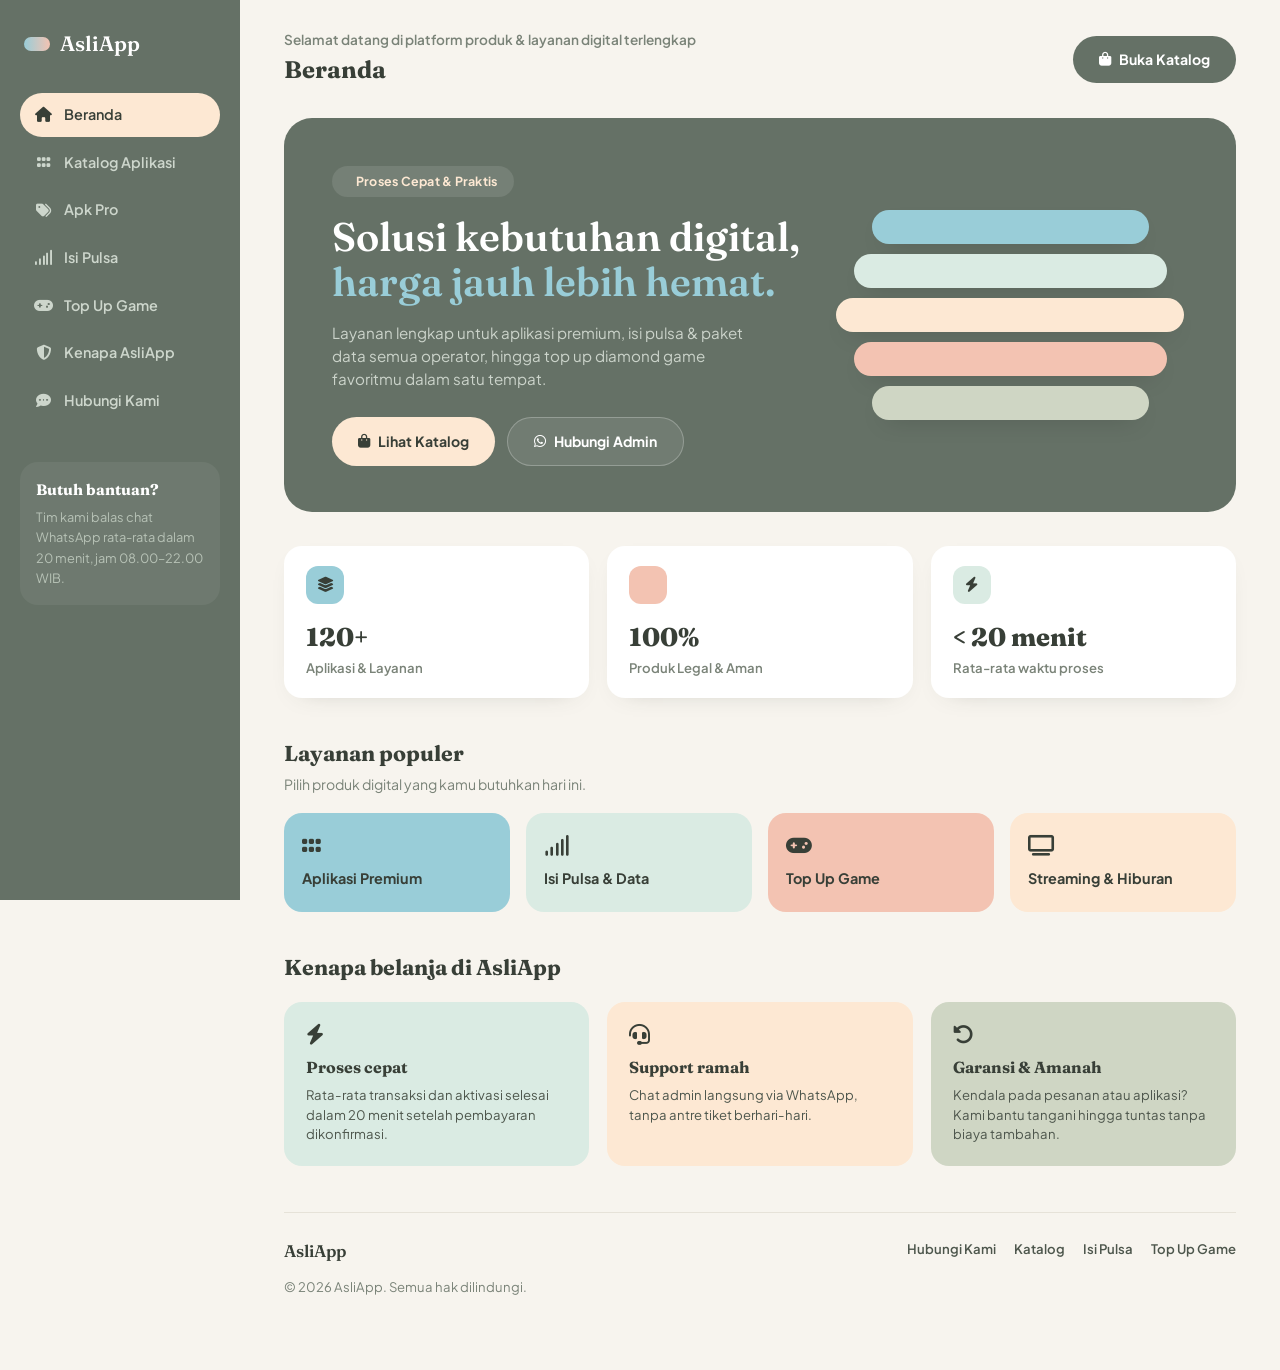
<file: index.html>
<!DOCTYPE html>
<html lang="id">
<head>
<meta charset="UTF-8">
<meta name="viewport" content="width=device-width, initial-scale=1.0">
<title>AsliApp — Layanan Digital, Aplikasi Pro, Pulsa & Top Up Game</title>
<link rel="preconnect" href="https://fonts.googleapis.com">
<link rel="preconnect" href="https://fonts.gstatic.com" crossorigin>
<link href="https://fonts.googleapis.com/css2?family=Fraunces:opsz,wght@9..144,500;9..144,600;9..144,700&family=Plus+Jakarta+Sans:wght@400;500;600;700;800&family=IBM+Plex+Mono:wght@500&display=swap" rel="stylesheet">
<link rel="stylesheet" href="https://cdnjs.cloudflare.com/ajax/libs/font-awesome/6.5.1/css/all.min.css">
<link rel="stylesheet" href="assets/style.css">
</head>
<body>

<div class="layout">
    <aside class="sidebar" id="sidebar">
        <div class="logo"><span class="capsule-mark"></span> AsliApp</div>
        <nav>
            <a href="index.html" class="active"><i class="fa-solid fa-house"></i> Beranda</a>
            <a href="katalog.html"><i class="fa-solid fa-grip"></i> Katalog Aplikasi</a>
            <a href="katalog.html#kategori"><i class="fa-solid fa-tags"></i> Apk Pro</a>
            <a href="pulsa.html"><i class="fa-solid fa-signal"></i> Isi Pulsa</a>
            <a href="topup-game.html"><i class="fa-solid fa-gamepad"></i> Top Up Game</a>
            <a href="index.html#kenapa"><i class="fa-solid fa-shield-halved"></i> Kenapa AsliApp</a>
            <a href="kontak.html"><i class="fa-solid fa-comment-dots"></i> Hubungi Kami</a>
        </nav>
        <div class="sidebar-note">
            <strong>Butuh bantuan?</strong>
            Tim kami balas chat WhatsApp rata-rata dalam 20 menit, jam 08.00–22.00 WIB.
        </div>
    </aside>

    <main>
        <div class="topbar">
            <button class="menu-toggle" onclick="document.getElementById('sidebar').classList.toggle('open')">
                <i class="fa-solid fa-bars"></i>
            </button>
            <div class="greeting">
                <p>Selamat datang di platform produk &amp; layanan digital terlengkap</p>
                <h2>Beranda</h2>
            </div>
            <a href="katalog.html" class="btn btn-primary" style="background:var(--ink); color:#fff;">
                <i class="fa-solid fa-bag-shopping"></i> Buka Katalog
            </a>
        </div>

        <section class="hero">
            <div>
                <div class="hero-eyebrow"><i class="fa-solid fa-sparkles"></i> Proses Cepat &amp; Praktis</div>
                <h1>Solusi kebutuhan digital,<br><em>harga jauh lebih hemat.</em></h1>
                <p class="sub">Layanan lengkap untuk aplikasi premium, isi pulsa &amp; paket data semua operator, hingga top up diamond game favoritmu dalam satu tempat.</p>
                <div class="hero-ctas">
                    <a href="katalog.html" class="btn btn-primary"><i class="fa-solid fa-bag-shopping"></i> Lihat Katalog</a>
                    <a href="https://wa.me/6281217028630" target="_blank" class="btn btn-ghost"><i class="fa-brands fa-whatsapp"></i> Hubungi Admin</a>
                </div>
            </div>
            <div class="capsule-stack">
                <div class="cap"></div>
                <div class="cap"></div>
                <div class="cap"></div>
                <div class="cap"></div>
                <div class="cap"></div>
            </div>
        </section>

        <div class="stat-row">
            <div class="stat-card">
                <div class="stat-icon bg-sky"><i class="fa-solid fa-layer-group"></i></div>
                <div class="stat-value">120+</div>
                <div class="stat-label">Aplikasi &amp; Layanan</div>
            </div>
            <div class="stat-card">
                <div class="stat-icon bg-coral"><i class="fa-solid fa-shield-check"></i></div>
                <div class="stat-value">100%</div>
                <div class="stat-label">Produk Legal &amp; Aman</div>
            </div>
            <div class="stat-card">
                <div class="stat-icon bg-mint"><i class="fa-solid fa-bolt"></i></div>
                <div class="stat-value">&lt; 20 menit</div>
                <div class="stat-label">Rata-rata waktu proses</div>
            </div>
        </div>

        <div class="section-head">
            <div>
                <h3>Layanan populer</h3>
                <p>Pilih produk digital yang kamu butuhkan hari ini.</p>
            </div>
        </div>
        <div class="cat-preview-grid">
            <a href="katalog.html" class="cat-preview bg-sky"><i class="fa-solid fa-grip"></i><span>Aplikasi Premium</span></a>
            <a href="pulsa.html" class="cat-preview bg-mint"><i class="fa-solid fa-signal"></i><span>Isi Pulsa &amp; Data</span></a>
            <a href="topup-game.html" class="cat-preview bg-coral"><i class="fa-solid fa-gamepad"></i><span>Top Up Game</span></a>
            <a href="katalog.html#kategori" class="cat-preview bg-cream"><i class="fa-solid fa-tv"></i><span>Streaming &amp; Hiburan</span></a>
        </div>

        <div id="kenapa" class="section-head">
            <div>
                <h3>Kenapa belanja di AsliApp</h3>
            </div>
        </div>
        <div class="trust-strip">
            <div class="trust-card bg-mint">
                <i class="fa-solid fa-bolt"></i>
                <h5>Proses cepat</h5>
                <p>Rata-rata transaksi dan aktivasi selesai dalam 20 menit setelah pembayaran dikonfirmasi.</p>
            </div>
            <div class="trust-card bg-cream">
                <i class="fa-solid fa-headset"></i>
                <h5>Support ramah</h5>
                <p>Chat admin langsung via WhatsApp, tanpa antre tiket berhari-hari.</p>
            </div>
            <div class="trust-card bg-sage">
                <i class="fa-solid fa-rotate-left"></i>
                <h5>Garansi &amp; Amanah</h5>
                <p>Kendala pada pesanan atau aplikasi? Kami bantu tangani hingga tuntas tanpa biaya tambahan.</p>
            </div>
        </div>

        <footer>
            <div>
                <div class="foot-brand">AsliApp</div>
                <p>&copy; <span id="year"></span> AsliApp. Semua hak dilindungi.</p>
            </div>
            <div class="foot-links">
                <a href="kontak.html">Hubungi Kami</a>
                <a href="katalog.html">Katalog</a>
                <a href="pulsa.html">Isi Pulsa</a>
                <a href="topup-game.html">Top Up Game</a>
            </div>
        </footer>
    </main>
</div>

<script src="assets/script.js"></script>
<script>
    // Tahun dinamis pada footer
    var yearEl = document.getElementById('year');
    if (yearEl) {
        yearEl.textContent = new Date().getFullYear();
    }
</script>
</body>
</html>
</file>
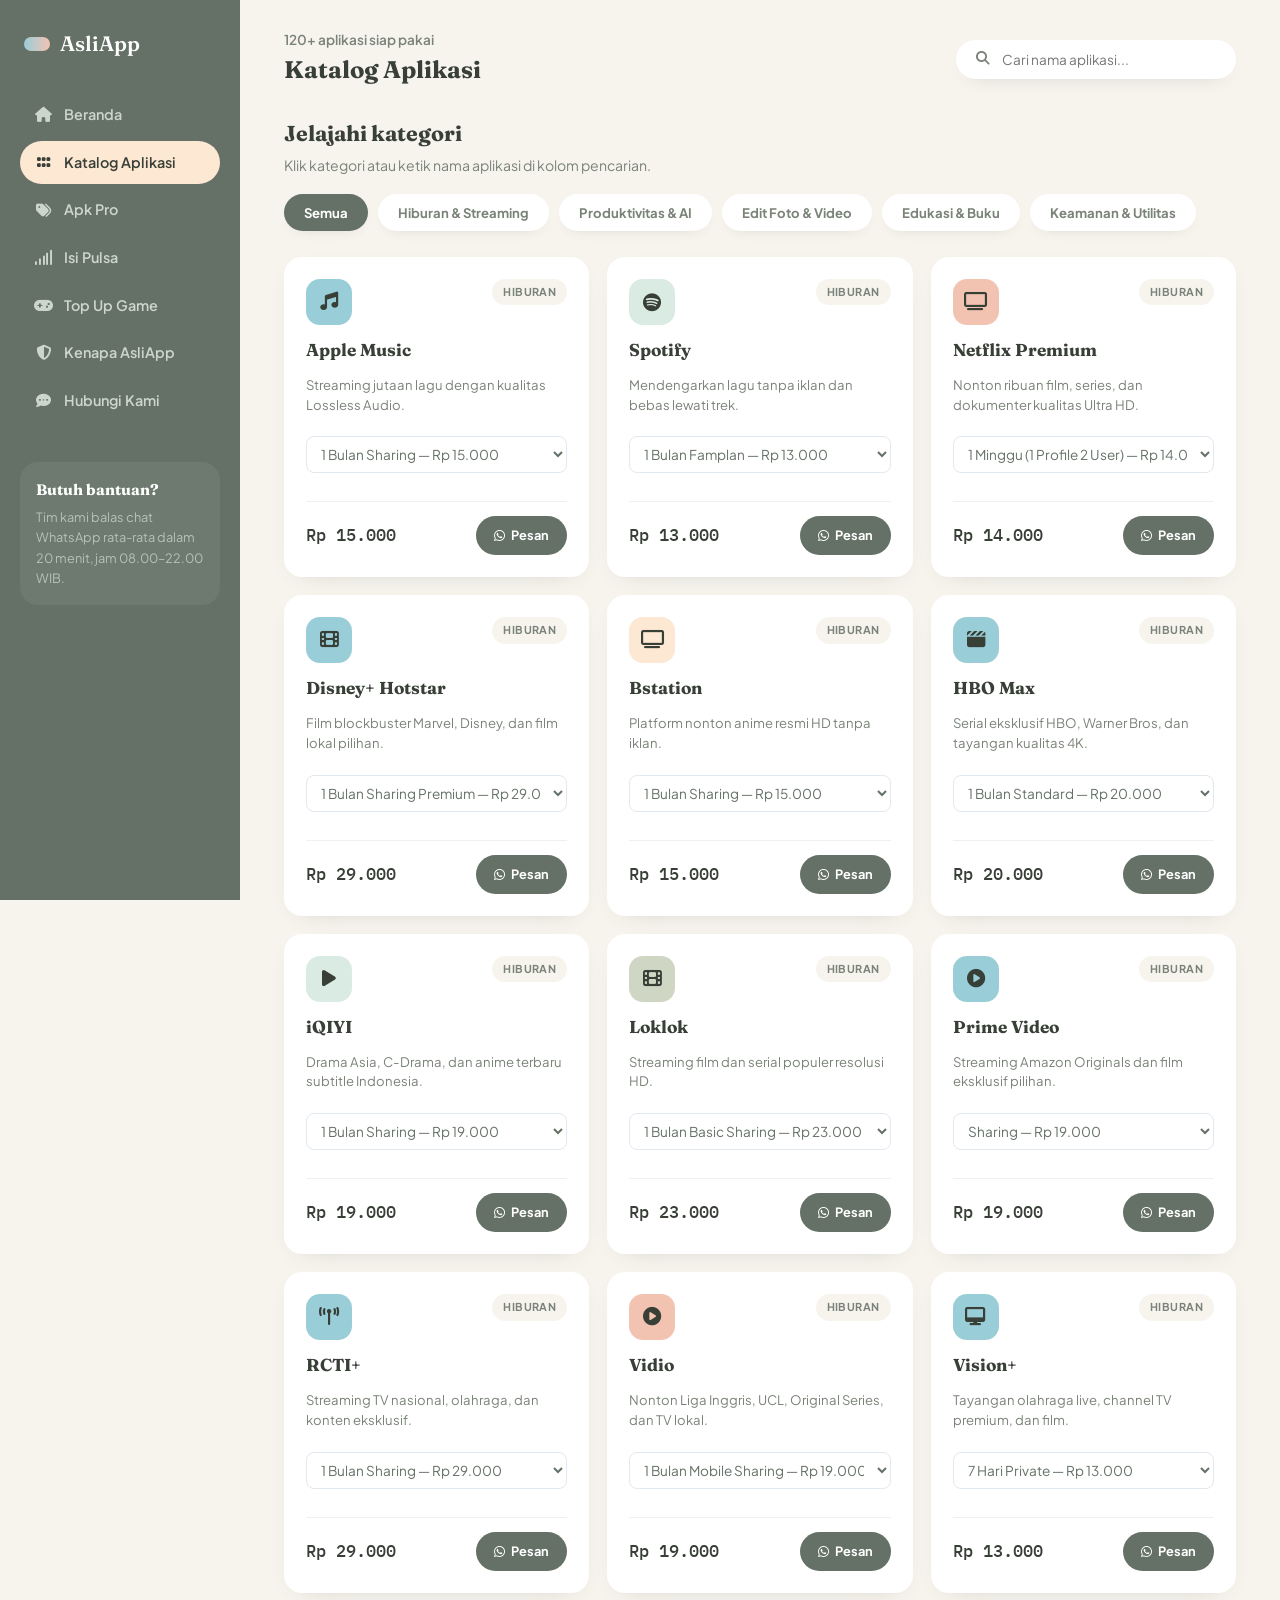
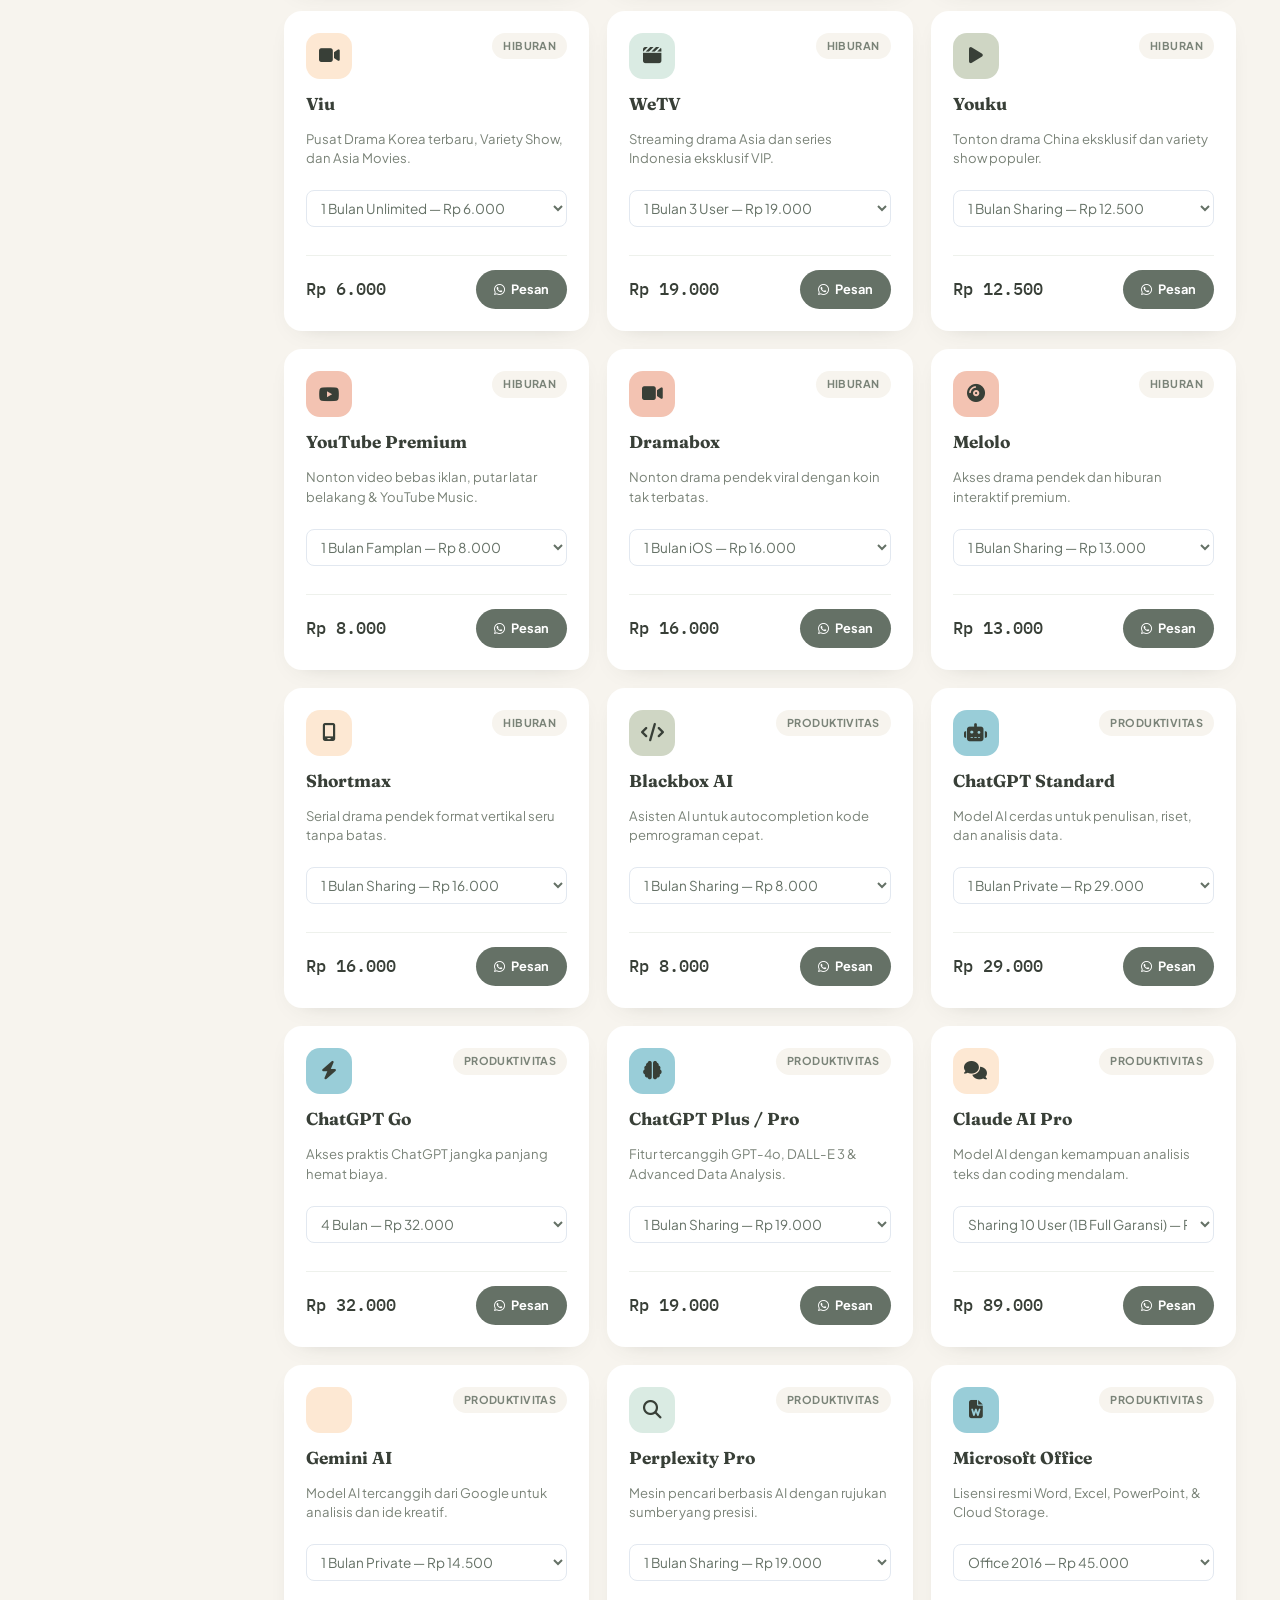
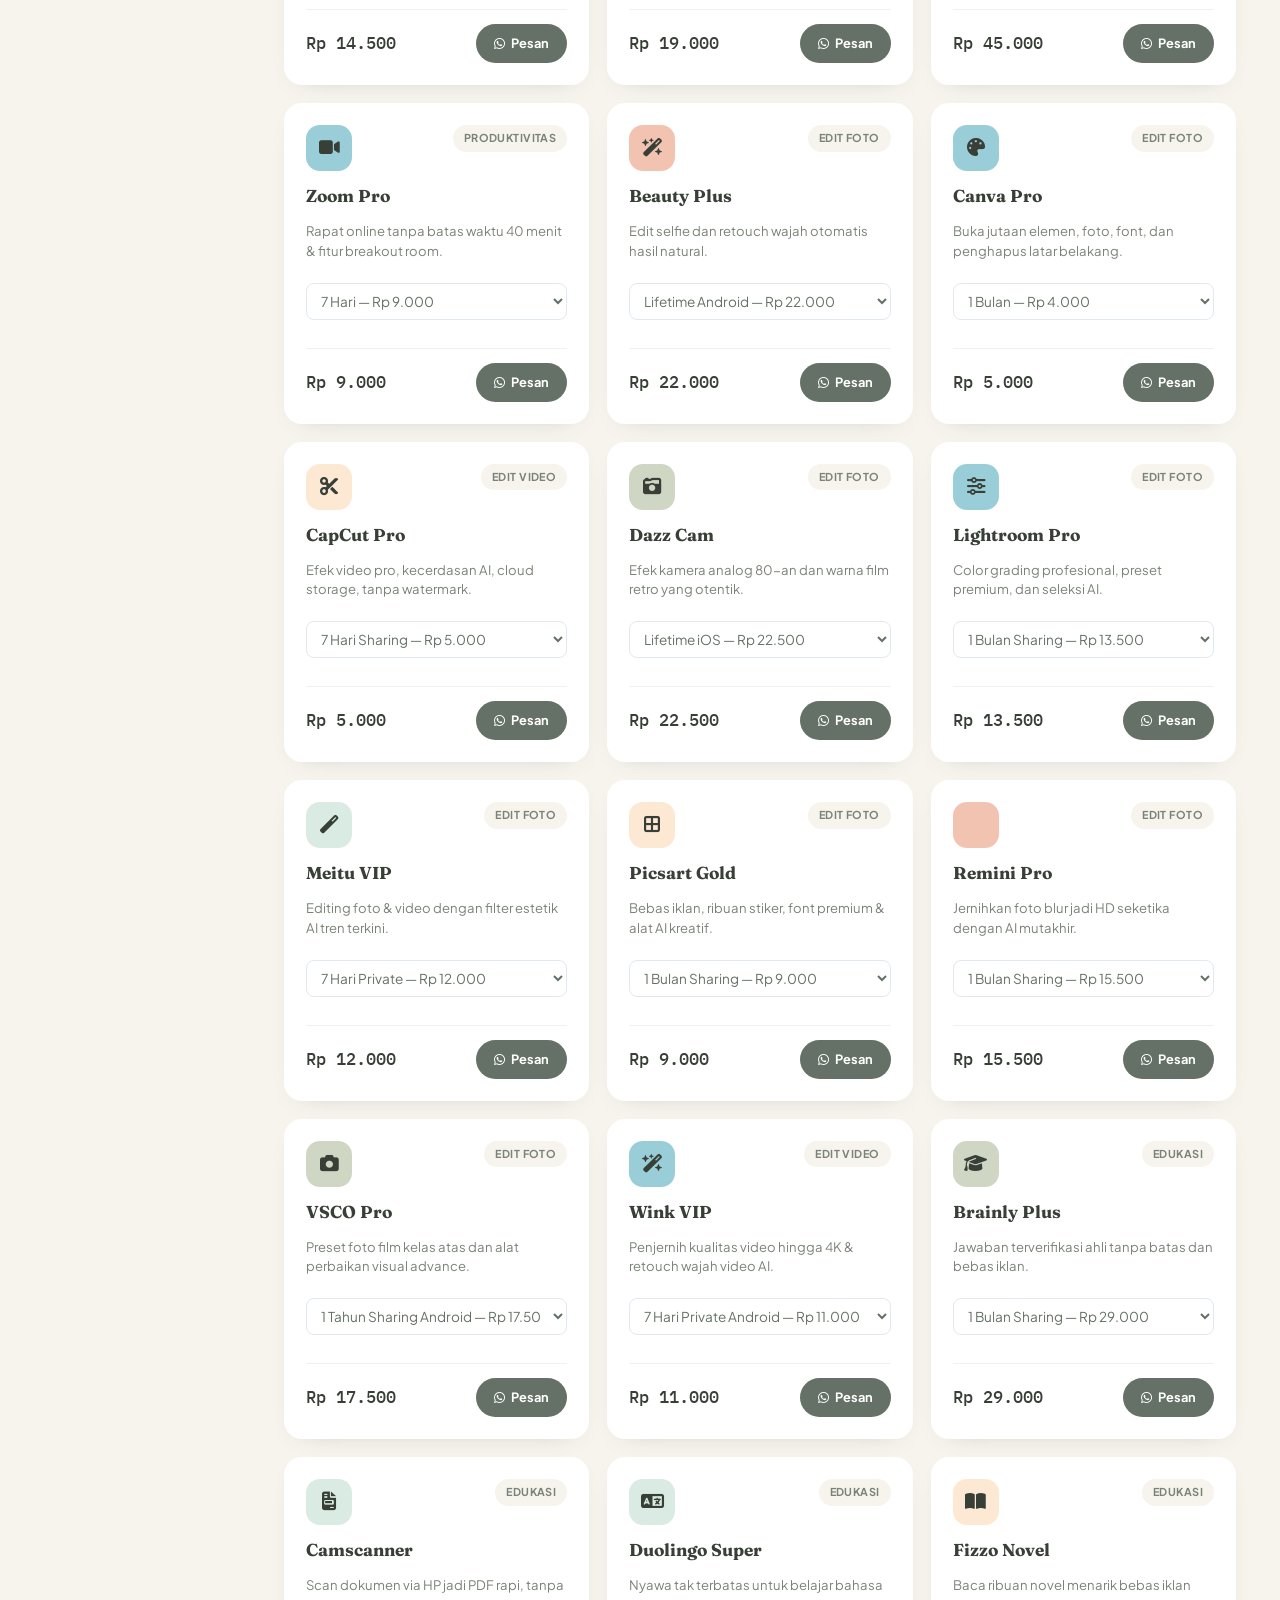
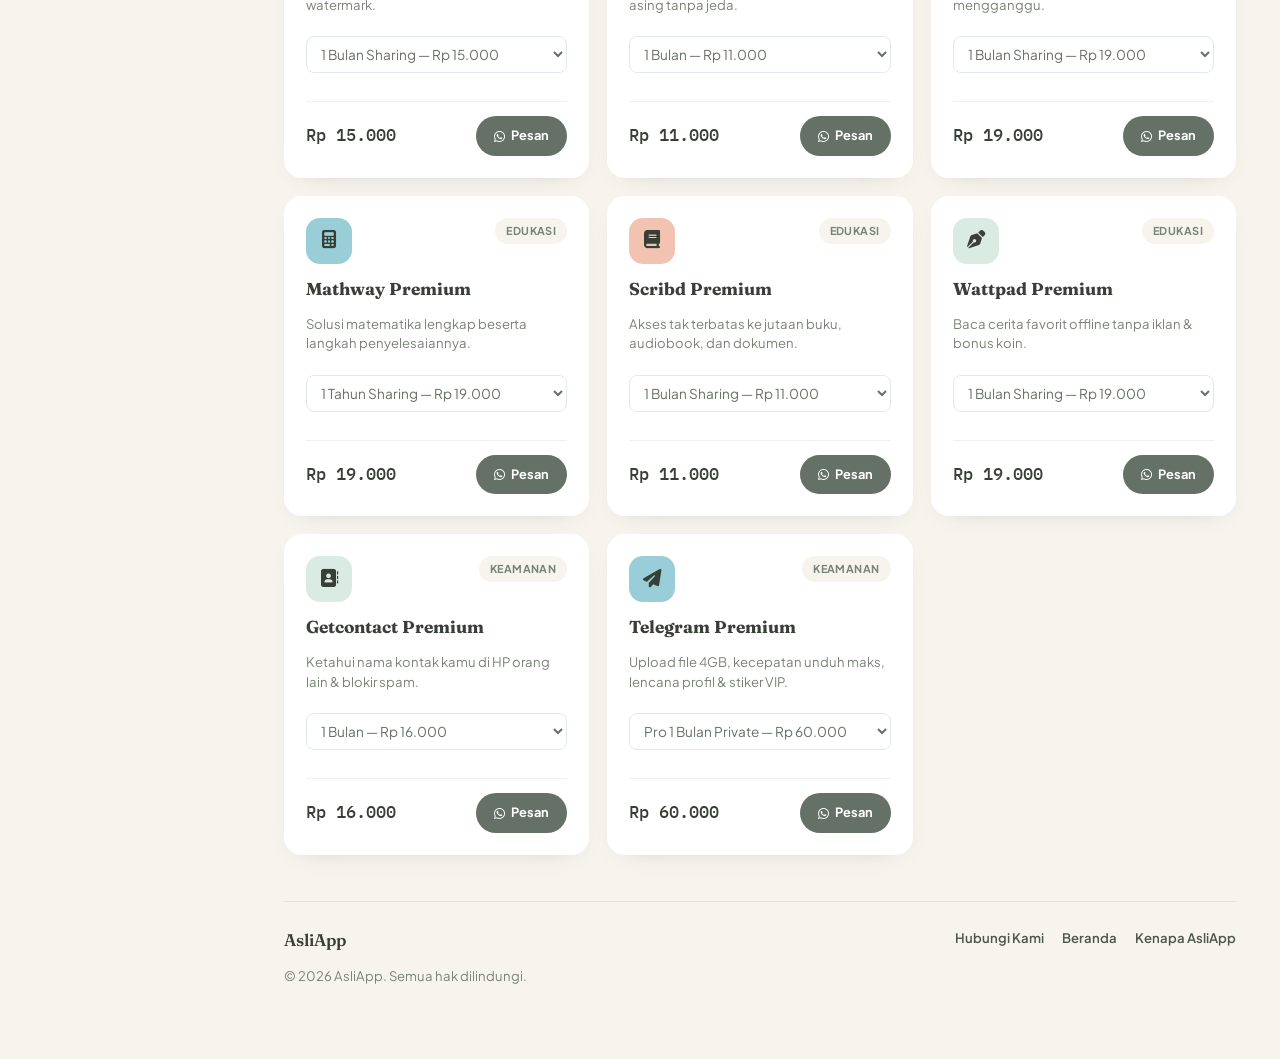
<file: katalog.html>
<!DOCTYPE html>
<html lang="id">
<head>
<meta charset="UTF-8">
<meta name="viewport" content="width=device-width, initial-scale=1.0">
<title>Katalog Aplikasi — AsliApp</title>
<link rel="preconnect" href="https://fonts.googleapis.com">
<link rel="preconnect" href="https://fonts.gstatic.com" crossorigin>
<link href="https://fonts.googleapis.com/css2?family=Fraunces:opsz,wght@9..144,500;9..144,600;9..144,700&family=Plus+Jakarta+Sans:wght@400;500;600;700;800&family=IBM+Plex+Mono:wght@500&display=swap" rel="stylesheet">
<link rel="stylesheet" href="https://cdnjs.cloudflare.com/ajax/libs/font-awesome/6.5.1/css/all.min.css">
<link rel="stylesheet" href="assets/style.css">
<style>
    .variant-select {
        width: 100%;
        padding: 8px 10px;
        margin-top: 10px;
        margin-bottom: 12px;
        border-radius: 8px;
        border: 1px solid var(--border, #e2e8f0);
        background-color: var(--surface, #f8fafc);
        font-size: 0.85rem;
        font-family: inherit;
        color: var(--ink, #0f172a);
        outline: none;
        cursor: pointer;
    }
    .variant-select:focus {
        border-color: var(--primary, #2563eb);
    }
</style>
</head>
<body>

<div class="layout">
    <aside class="sidebar" id="sidebar">
        <div class="logo"><span class="capsule-mark"></span> AsliApp</div>
        <nav>
            <a href="index.html"><i class="fa-solid fa-house"></i> Beranda</a>
            <a href="katalog.html" class="active"><i class="fa-solid fa-grip"></i> Katalog Aplikasi</a>
            <a href="katalog.html#kategori"><i class="fa-solid fa-tags"></i> Apk Pro</a>
            <a href="pulsa.html"><i class="fa-solid fa-signal"></i> Isi Pulsa</a>
            <a href="topup-game.html"><i class="fa-solid fa-gamepad"></i> Top Up Game</a>
            <a href="index.html#kenapa"><i class="fa-solid fa-shield-halved"></i> Kenapa AsliApp</a>
            <a href="kontak.html"><i class="fa-solid fa-comment-dots"></i> Hubungi Kami</a>
        </nav>
        <div class="sidebar-note">
            <strong>Butuh bantuan?</strong>
            Tim kami balas chat WhatsApp rata-rata dalam 20 menit, jam 08.00–22.00 WIB.
        </div>
    </aside>

    <main>
        <div class="topbar">
            <button class="menu-toggle" onclick="document.getElementById('sidebar').classList.toggle('open')">
                <i class="fa-solid fa-bars"></i>
            </button>
            <div class="greeting">
                <p>120+ aplikasi siap pakai</p>
                <h2>Katalog Aplikasi</h2>
            </div>
            <div class="search-pill">
                <i class="fa-solid fa-magnifying-glass"></i>
                <input type="text" id="searchInput" placeholder="Cari nama aplikasi...">
            </div>
        </div>

        <div id="kategori" class="section-head">
            <div>
                <h3>Jelajahi kategori</h3>
                <p>Klik kategori atau ketik nama aplikasi di kolom pencarian.</p>
            </div>
        </div>
        <div class="chip-row">
            <button class="chip active" data-filter="semua">Semua</button>
            <button class="chip" data-filter="hiburan">Hiburan &amp; Streaming</button>
            <button class="chip" data-filter="produktivitas">Produktivitas &amp; AI</button>
            <button class="chip" data-filter="edit">Edit Foto &amp; Video</button>
            <button class="chip" data-filter="edukasi">Edukasi &amp; Buku</button>
            <button class="chip" data-filter="keamanan">Keamanan &amp; Utilitas</button>
        </div>

        <div class="app-grid" id="appGrid">

            <!-- ================= HIBURAN & STREAMING ================= -->
            <div class="app-card" data-cat="hiburan" data-name="Apple Music">
                <div class="app-top">
                    <div class="app-icon bg-sky"><i class="fa-solid fa-music"></i></div>
                    <span class="cat-tag">Hiburan</span>
                </div>
                <h4>Apple Music</h4>
                <p class="app-desc">Streaming jutaan lagu dengan kualitas Lossless Audio.</p>
                <select class="variant-select">
                    <option value="1 Bulan Sharing" data-price="Rp 15.000">1 Bulan Sharing — Rp 15.000</option>
                    <option value="1 Bulan Private" data-price="Rp 18.000">1 Bulan Private — Rp 18.000</option>
                </select>
                <div class="price-row">
                    <div class="price-block"><div class="new-price">Rp 15.000</div></div>
                    <a href="#" class="buy-btn"><i class="fa-brands fa-whatsapp"></i> Pesan</a>
                </div>
            </div>

            <div class="app-card" data-cat="hiburan" data-name="Spotify">
                <div class="app-top">
                    <div class="app-icon bg-mint"><i class="fa-brands fa-spotify"></i></div>
                    <span class="cat-tag">Hiburan</span>
                </div>
                <h4>Spotify</h4>
                <p class="app-desc">Mendengarkan lagu tanpa iklan dan bebas lewati trek.</p>
                <select class="variant-select">
                    <option value="1 Bulan Famplan" data-price="Rp 13.000">1 Bulan Famplan — Rp 13.000</option>
                    <option value="3 Bulan Indplan" data-price="Rp 23.000">3 Bulan Indplan — Rp 23.000</option>
                    <option value="3 Bulan Indplan (Full Garansi)" data-price="Rp 40.000">3 Bulan Indplan (Full Garansi) — Rp 40.000</option>
                </select>
                <div class="price-row">
                    <div class="price-block"><div class="new-price">Rp 13.000</div></div>
                    <a href="#" class="buy-btn"><i class="fa-brands fa-whatsapp"></i> Pesan</a>
                </div>
            </div>

            <div class="app-card" data-cat="hiburan" data-name="Netflix Premium">
                <div class="app-top">
                    <div class="app-icon bg-coral"><i class="fa-solid fa-tv"></i></div>
                    <span class="cat-tag">Hiburan</span>
                </div>
                <h4>Netflix Premium</h4>
                <p class="app-desc">Nonton ribuan film, series, dan dokumenter kualitas Ultra HD.</p>
                <select class="variant-select">
                    <option value="1 Minggu (1 Profile 2 User)" data-price="Rp 14.000">1 Minggu (1 Profile 2 User) — Rp 14.000</option>
                    <option value="1 Minggu (1 Profile 1 User)" data-price="Rp 16.000">1 Minggu (1 Profile 1 User) — Rp 16.000</option>
                    <option value="1 Bulan (1 Profile 2 User)" data-price="Rp 19.000">1 Bulan (1 Profile 2 User) — Rp 19.000</option>
                    <option value="1 Bulan (1 Profile 1 User)" data-price="Rp 29.000">1 Bulan (1 Profile 1 User) — Rp 29.000</option>
                </select>
                <div class="price-row">
                    <div class="price-block"><div class="new-price">Rp 14.000</div></div>
                    <a href="#" class="buy-btn"><i class="fa-brands fa-whatsapp"></i> Pesan</a>
                </div>
            </div>

            <div class="app-card" data-cat="hiburan" data-name="Disney+ Hotstar">
                <div class="app-top">
                    <div class="app-icon bg-sky"><i class="fa-solid fa-film"></i></div>
                    <span class="cat-tag">Hiburan</span>
                </div>
                <h4>Disney+ Hotstar</h4>
                <p class="app-desc">Film blockbuster Marvel, Disney, dan film lokal pilihan.</p>
                <select class="variant-select">
                    <option value="1 Bulan Sharing Premium" data-price="Rp 29.000">1 Bulan Sharing Premium — Rp 29.000</option>
                    <option value="1 Bulan Private Premium" data-price="Rp 39.000">1 Bulan Private Premium — Rp 39.000</option>
                </select>
                <div class="price-row">
                    <div class="price-block"><div class="new-price">Rp 29.000</div></div>
                    <a href="#" class="buy-btn"><i class="fa-brands fa-whatsapp"></i> Pesan</a>
                </div>
            </div>

            <div class="app-card" data-cat="hiburan" data-name="Bstation">
                <div class="app-top">
                    <div class="app-icon bg-cream"><i class="fa-solid fa-tv"></i></div>
                    <span class="cat-tag">Hiburan</span>
                </div>
                <h4>Bstation</h4>
                <p class="app-desc">Platform nonton anime resmi HD tanpa iklan.</p>
                <select class="variant-select">
                    <option value="1 Bulan Sharing" data-price="Rp 15.000">1 Bulan Sharing — Rp 15.000</option>
                    <option value="3 Bulan Sharing" data-price="Rp 16.000">3 Bulan Sharing — Rp 16.000</option>
                    <option value="1 Bulan Private" data-price="Rp 37.000">1 Bulan Private — Rp 37.000</option>
                    <option value="1 Tahun Sharing" data-price="Rp 42.000">1 Tahun Sharing — Rp 42.000</option>
                </select>
                <div class="price-row">
                    <div class="price-block"><div class="new-price">Rp 15.000</div></div>
                    <a href="#" class="buy-btn"><i class="fa-brands fa-whatsapp"></i> Pesan</a>
                </div>
            </div>

            <div class="app-card" data-cat="hiburan" data-name="HBO Max">
                <div class="app-top">
                    <div class="app-icon bg-sky"><i class="fa-solid fa-clapperboard"></i></div>
                    <span class="cat-tag">Hiburan</span>
                </div>
                <h4>HBO Max</h4>
                <p class="app-desc">Serial eksklusif HBO, Warner Bros, dan tayangan kualitas 4K.</p>
                <select class="variant-select">
                    <option value="1 Bulan Standard" data-price="Rp 20.000">1 Bulan Standard — Rp 20.000</option>
                    <option value="1 Bulan Ultimate" data-price="Rp 24.000">1 Bulan Ultimate — Rp 24.000</option>
                </select>
                <div class="price-row">
                    <div class="price-block"><div class="new-price">Rp 20.000</div></div>
                    <a href="#" class="buy-btn"><i class="fa-brands fa-whatsapp"></i> Pesan</a>
                </div>
            </div>

            <div class="app-card" data-cat="hiburan" data-name="iQIYI">
                <div class="app-top">
                    <div class="app-icon bg-mint"><i class="fa-solid fa-play"></i></div>
                    <span class="cat-tag">Hiburan</span>
                </div>
                <h4>iQIYI</h4>
                <p class="app-desc">Drama Asia, C-Drama, dan anime terbaru subtitle Indonesia.</p>
                <select class="variant-select">
                    <option value="1 Bulan Sharing" data-price="Rp 19.000">1 Bulan Sharing — Rp 19.000</option>
                    <option value="3 Bulan Sharing" data-price="Rp 24.000">3 Bulan Sharing — Rp 24.000</option>
                </select>
                <div class="price-row">
                    <div class="price-block"><div class="new-price">Rp 19.000</div></div>
                    <a href="#" class="buy-btn"><i class="fa-brands fa-whatsapp"></i> Pesan</a>
                </div>
            </div>

            <div class="app-card" data-cat="hiburan" data-name="Loklok">
                <div class="app-top">
                    <div class="app-icon bg-sage"><i class="fa-solid fa-film"></i></div>
                    <span class="cat-tag">Hiburan</span>
                </div>
                <h4>Loklok</h4>
                <p class="app-desc">Streaming film dan serial populer resolusi HD.</p>
                <select class="variant-select">
                    <option value="1 Bulan Basic Sharing" data-price="Rp 23.000">1 Bulan Basic Sharing — Rp 23.000</option>
                    <option value="1 Bulan Standard Sharing" data-price="Rp 26.000">1 Bulan Standard Sharing — Rp 26.000</option>
                </select>
                <div class="price-row">
                    <div class="price-block"><div class="new-price">Rp 23.000</div></div>
                    <a href="#" class="buy-btn"><i class="fa-brands fa-whatsapp"></i> Pesan</a>
                </div>
            </div>

            <div class="app-card" data-cat="hiburan" data-name="Prime Video">
                <div class="app-top">
                    <div class="app-icon bg-sky"><i class="fa-solid fa-circle-play"></i></div>
                    <span class="cat-tag">Hiburan</span>
                </div>
                <h4>Prime Video</h4>
                <p class="app-desc">Streaming Amazon Originals dan film eksklusif pilihan.</p>
                <select class="variant-select">
                    <option value="Sharing" data-price="Rp 19.000">Sharing — Rp 19.000</option>
                    <option value="Private" data-price="Rp 25.000">Private — Rp 25.000</option>
                </select>
                <div class="price-row">
                    <div class="price-block"><div class="new-price">Rp 19.000</div></div>
                    <a href="#" class="buy-btn"><i class="fa-brands fa-whatsapp"></i> Pesan</a>
                </div>
            </div>

            <div class="app-card" data-cat="hiburan" data-name="RCTI+">
                <div class="app-top">
                    <div class="app-icon bg-sky"><i class="fa-solid fa-broadcast-tower"></i></div>
                    <span class="cat-tag">Hiburan</span>
                </div>
                <h4>RCTI+</h4>
                <p class="app-desc">Streaming TV nasional, olahraga, dan konten eksklusif.</p>
                <select class="variant-select">
                    <option value="1 Bulan Sharing" data-price="Rp 29.000">1 Bulan Sharing — Rp 29.000</option>
                    <option value="1 Bulan Private" data-price="Rp 42.000">1 Bulan Private — Rp 42.000</option>
                </select>
                <div class="price-row">
                    <div class="price-block"><div class="new-price">Rp 29.000</div></div>
                    <a href="#" class="buy-btn"><i class="fa-brands fa-whatsapp"></i> Pesan</a>
                </div>
            </div>

            <div class="app-card" data-cat="hiburan" data-name="Vidio">
                <div class="app-top">
                    <div class="app-icon bg-coral"><i class="fa-solid fa-circle-play"></i></div>
                    <span class="cat-tag">Hiburan</span>
                </div>
                <h4>Vidio</h4>
                <p class="app-desc">Nonton Liga Inggris, UCL, Original Series, dan TV lokal.</p>
                <select class="variant-select">
                    <option value="1 Bulan Mobile Sharing" data-price="Rp 19.000">1 Bulan Mobile Sharing — Rp 19.000</option>
                    <option value="1 Bulan All Device Sharing" data-price="Rp 24.000">1 Bulan All Device Sharing — Rp 24.000</option>
                    <option value="1 Bulan Mobile Private" data-price="Rp 29.000">1 Bulan Mobile Private — Rp 29.000</option>
                    <option value="1 Bulan All Device Private" data-price="Rp 39.000">1 Bulan All Device Private — Rp 39.000</option>
                    <option value="1 Tahun TV Only" data-price="Rp 105.000">1 Tahun TV Only — Rp 105.000</option>
                </select>
                <div class="price-row">
                    <div class="price-block"><div class="new-price">Rp 19.000</div></div>
                    <a href="#" class="buy-btn"><i class="fa-brands fa-whatsapp"></i> Pesan</a>
                </div>
            </div>

            <div class="app-card" data-cat="hiburan" data-name="Vision+">
                <div class="app-top">
                    <div class="app-icon bg-sky"><i class="fa-solid fa-desktop"></i></div>
                    <span class="cat-tag">Hiburan</span>
                </div>
                <h4>Vision+</h4>
                <p class="app-desc">Tayangan olahraga live, channel TV premium, dan film.</p>
                <select class="variant-select">
                    <option value="7 Hari Private" data-price="Rp 13.000">7 Hari Private — Rp 13.000</option>
                    <option value="1 Bulan Sharing" data-price="Rp 14.000">1 Bulan Sharing — Rp 14.000</option>
                    <option value="1 Bulan Private" data-price="Rp 19.500">1 Bulan Private — Rp 19.500</option>
                </select>
                <div class="price-row">
                    <div class="price-block"><div class="new-price">Rp 13.000</div></div>
                    <a href="#" class="buy-btn"><i class="fa-brands fa-whatsapp"></i> Pesan</a>
                </div>
            </div>

            <div class="app-card" data-cat="hiburan" data-name="Viu">
                <div class="app-top">
                    <div class="app-icon bg-cream"><i class="fa-solid fa-video"></i></div>
                    <span class="cat-tag">Hiburan</span>
                </div>
                <h4>Viu</h4>
                <p class="app-desc">Pusat Drama Korea terbaru, Variety Show, dan Asia Movies.</p>
                <select class="variant-select">
                    <option value="1 Bulan Unlimited" data-price="Rp 6.000">1 Bulan Unlimited — Rp 6.000</option>
                    <option value="1 Tahun Unlimited" data-price="Rp 11.000">1 Tahun Unlimited — Rp 11.000</option>
                    <option value="Lifetime Unlimited" data-price="Rp 19.000">Lifetime Unlimited — Rp 19.000</option>
                </select>
                <div class="price-row">
                    <div class="price-block"><div class="new-price">Rp 6.000</div></div>
                    <a href="#" class="buy-btn"><i class="fa-brands fa-whatsapp"></i> Pesan</a>
                </div>
            </div>

            <div class="app-card" data-cat="hiburan" data-name="WeTV">
                <div class="app-top">
                    <div class="app-icon bg-mint"><i class="fa-solid fa-clapperboard"></i></div>
                    <span class="cat-tag">Hiburan</span>
                </div>
                <h4>WeTV</h4>
                <p class="app-desc">Streaming drama Asia dan series Indonesia eksklusif VIP.</p>
                <select class="variant-select">
                    <option value="1 Bulan 3 User" data-price="Rp 19.000">1 Bulan 3 User — Rp 19.000</option>
                    <option value="1 Bulan Private" data-price="Rp 39.000">1 Bulan Private — Rp 39.000</option>
                </select>
                <div class="price-row">
                    <div class="price-block"><div class="new-price">Rp 19.000</div></div>
                    <a href="#" class="buy-btn"><i class="fa-brands fa-whatsapp"></i> Pesan</a>
                </div>
            </div>

            <div class="app-card" data-cat="hiburan" data-name="Youku">
                <div class="app-top">
                    <div class="app-icon bg-sage"><i class="fa-solid fa-play"></i></div>
                    <span class="cat-tag">Hiburan</span>
                </div>
                <h4>Youku</h4>
                <p class="app-desc">Tonton drama China eksklusif dan variety show populer.</p>
                <select class="variant-select">
                    <option value="1 Bulan Sharing" data-price="Rp 12.500">1 Bulan Sharing — Rp 12.500</option>
                    <option value="3 Bulan Sharing" data-price="Rp 16.000">3 Bulan Sharing — Rp 16.000</option>
                    <option value="1 Bulan Private" data-price="Rp 30.000">1 Bulan Private — Rp 30.000</option>
                </select>
                <div class="price-row">
                    <div class="price-block"><div class="new-price">Rp 12.500</div></div>
                    <a href="#" class="buy-btn"><i class="fa-brands fa-whatsapp"></i> Pesan</a>
                </div>
            </div>

            <div class="app-card" data-cat="hiburan" data-name="YouTube">
                <div class="app-top">
                    <div class="app-icon bg-coral"><i class="fa-brands fa-youtube"></i></div>
                    <span class="cat-tag">Hiburan</span>
                </div>
                <h4>YouTube Premium</h4>
                <p class="app-desc">Nonton video bebas iklan, putar latar belakang &amp; YouTube Music.</p>
                <select class="variant-select">
                    <option value="1 Bulan Famplan" data-price="Rp 8.000">1 Bulan Famplan — Rp 8.000</option>
                    <option value="1 Bulan Indplan" data-price="Rp 9.000">1 Bulan Indplan — Rp 9.000</option>
                    <option value="1 Bulan Famhead" data-price="Rp 12.000">1 Bulan Famhead — Rp 12.000</option>
                </select>
                <div class="price-row">
                    <div class="price-block"><div class="new-price">Rp 8.000</div></div>
                    <a href="#" class="buy-btn"><i class="fa-brands fa-whatsapp"></i> Pesan</a>
                </div>
            </div>

            <div class="app-card" data-cat="hiburan" data-name="Dramabox">
                <div class="app-top">
                    <div class="app-icon bg-coral"><i class="fa-solid fa-video"></i></div>
                    <span class="cat-tag">Hiburan</span>
                </div>
                <h4>Dramabox</h4>
                <p class="app-desc">Nonton drama pendek viral dengan koin tak terbatas.</p>
                <select class="variant-select">
                    <option value="1 Bulan iOS" data-price="Rp 16.000">1 Bulan iOS — Rp 16.000</option>
                    <option value="1 Bulan Android" data-price="Rp 17.500">1 Bulan Android — Rp 17.500</option>
                </select>
                <div class="price-row">
                    <div class="price-block"><div class="new-price">Rp 16.000</div></div>
                    <a href="#" class="buy-btn"><i class="fa-brands fa-whatsapp"></i> Pesan</a>
                </div>
            </div>

            <div class="app-card" data-cat="hiburan" data-name="Melolo">
                <div class="app-top">
                    <div class="app-icon bg-coral"><i class="fa-solid fa-compact-disc"></i></div>
                    <span class="cat-tag">Hiburan</span>
                </div>
                <h4>Melolo</h4>
                <p class="app-desc">Akses drama pendek dan hiburan interaktif premium.</p>
                <select class="variant-select">
                    <option value="1 Bulan Sharing" data-price="Rp 13.000">1 Bulan Sharing — Rp 13.000</option>
                    <option value="3 Bulan Sharing" data-price="Rp 23.000">3 Bulan Sharing — Rp 23.000</option>
                    <option value="6 Bulan Sharing" data-price="Rp 26.000">6 Bulan Sharing — Rp 26.000</option>
                    <option value="1 Tahun Sharing" data-price="Rp 34.000">1 Tahun Sharing — Rp 34.000</option>
                </select>
                <div class="price-row">
                    <div class="price-block"><div class="new-price">Rp 13.000</div></div>
                    <a href="#" class="buy-btn"><i class="fa-brands fa-whatsapp"></i> Pesan</a>
                </div>
            </div>

            <div class="app-card" data-cat="hiburan" data-name="Shortmax">
                <div class="app-top">
                    <div class="app-icon bg-cream"><i class="fa-solid fa-mobile-screen"></i></div>
                    <span class="cat-tag">Hiburan</span>
                </div>
                <h4>Shortmax</h4>
                <p class="app-desc">Serial drama pendek format vertikal seru tanpa batas.</p>
                <select class="variant-select">
                    <option value="1 Bulan Sharing" data-price="Rp 16.000">1 Bulan Sharing — Rp 16.000</option>
                    <option value="3 Bulan Sharing" data-price="Rp 27.000">3 Bulan Sharing — Rp 27.000</option>
                    <option value="6 Bulan Sharing" data-price="Rp 39.000">6 Bulan Sharing — Rp 39.000</option>
                    <option value="1 Tahun Sharing" data-price="Rp 69.000">1 Tahun Sharing — Rp 69.000</option>
                </select>
                <div class="price-row">
                    <div class="price-block"><div class="new-price">Rp 16.000</div></div>
                    <a href="#" class="buy-btn"><i class="fa-brands fa-whatsapp"></i> Pesan</a>
                </div>
            </div>


            <!-- ================= PRODUKTIVITAS & AI ================= -->
            <div class="app-card" data-cat="produktivitas" data-name="Blackbox">
                <div class="app-top">
                    <div class="app-icon bg-sage"><i class="fa-solid fa-code"></i></div>
                    <span class="cat-tag">Produktivitas</span>
                </div>
                <h4>Blackbox AI</h4>
                <p class="app-desc">Asisten AI untuk autocompletion kode pemrograman cepat.</p>
                <select class="variant-select">
                    <option value="1 Bulan Sharing" data-price="Rp 8.000">1 Bulan Sharing — Rp 8.000</option>
                    <option value="1 Bulan Private" data-price="Rp 20.500">1 Bulan Private — Rp 20.500</option>
                </select>
                <div class="price-row">
                    <div class="price-block"><div class="new-price">Rp 8.000</div></div>
                    <a href="#" class="buy-btn"><i class="fa-brands fa-whatsapp"></i> Pesan</a>
                </div>
            </div>

            <div class="app-card" data-cat="produktivitas" data-name="ChatGPT">
                <div class="app-top">
                    <div class="app-icon bg-sky"><i class="fa-solid fa-robot"></i></div>
                    <span class="cat-tag">Produktivitas</span>
                </div>
                <h4>ChatGPT Standard</h4>
                <p class="app-desc">Model AI cerdas untuk penulisan, riset, dan analisis data.</p>
                <select class="variant-select">
                    <option value="1 Bulan Private" data-price="Rp 29.000">1 Bulan Private — Rp 29.000</option>
                    <option value="3 Bulan Sharing" data-price="Rp 39.000">3 Bulan Sharing — Rp 39.000</option>
                    <option value="1 Bulan Head" data-price="Rp 85.000">1 Bulan Head — Rp 85.000</option>
                </select>
                <div class="price-row">
                    <div class="price-block"><div class="new-price">Rp 29.000</div></div>
                    <a href="#" class="buy-btn"><i class="fa-brands fa-whatsapp"></i> Pesan</a>
                </div>
            </div>

            <div class="app-card" data-cat="produktivitas" data-name="ChatGPT Go">
                <div class="app-top">
                    <div class="app-icon bg-sky"><i class="fa-solid fa-bolt"></i></div>
                    <span class="cat-tag">Produktivitas</span>
                </div>
                <h4>ChatGPT Go</h4>
                <p class="app-desc">Akses praktis ChatGPT jangka panjang hemat biaya.</p>
                <select class="variant-select">
                    <option value="4 Bulan" data-price="Rp 32.000">4 Bulan — Rp 32.000</option>
                    <option value="1 Tahun" data-price="Rp 49.000">1 Tahun — Rp 49.000</option>
                </select>
                <div class="price-row">
                    <div class="price-block"><div class="new-price">Rp 32.000</div></div>
                    <a href="#" class="buy-btn"><i class="fa-brands fa-whatsapp"></i> Pesan</a>
                </div>
            </div>

            <div class="app-card" data-cat="produktivitas" data-name="ChatGPT Plus">
                <div class="app-top">
                    <div class="app-icon bg-sky"><i class="fa-solid fa-brain"></i></div>
                    <span class="cat-tag">Produktivitas</span>
                </div>
                <h4>ChatGPT Plus / Pro</h4>
                <p class="app-desc">Fitur tercanggih GPT-4o, DALL-E 3 &amp; Advanced Data Analysis.</p>
                <select class="variant-select">
                    <option value="1 Bulan Sharing" data-price="Rp 19.000">1 Bulan Sharing — Rp 19.000</option>
                    <option value="1 Bulan Pro via Invite" data-price="Rp 24.000">1 Bulan Pro via Invite — Rp 24.000</option>
                    <option value="1 Bulan Pro Private" data-price="Rp 30.000">1 Bulan Pro Private — Rp 30.000</option>
                </select>
                <div class="price-row">
                    <div class="price-block"><div class="new-price">Rp 19.000</div></div>
                    <a href="#" class="buy-btn"><i class="fa-brands fa-whatsapp"></i> Pesan</a>
                </div>
            </div>

            <div class="app-card" data-cat="produktivitas" data-name="Claude AI Pro">
                <div class="app-top">
                    <div class="app-icon bg-cream"><i class="fa-solid fa-comments"></i></div>
                    <span class="cat-tag">Produktivitas</span>
                </div>
                <h4>Claude AI Pro</h4>
                <p class="app-desc">Model AI dengan kemampuan analisis teks dan coding mendalam.</p>
                <select class="variant-select">
                    <option value="Sharing 10 User (1B Full Garansi)" data-price="Rp 89.000">Sharing 10 User (1B Full Garansi) — Rp 89.000</option>
                    <option value="Sharing 7 User (1B Full Garansi)" data-price="Rp 99.000">Sharing 7 User (1B Full Garansi) — Rp 99.000</option>
                </select>
                <div class="price-row">
                    <div class="price-block"><div class="new-price">Rp 89.000</div></div>
                    <a href="#" class="buy-btn"><i class="fa-brands fa-whatsapp"></i> Pesan</a>
                </div>
            </div>

            <div class="app-card" data-cat="produktivitas" data-name="Gemini">
                <div class="app-top">
                    <div class="app-icon bg-cream"><i class="fa-solid fa-sparkles"></i></div>
                    <span class="cat-tag">Produktivitas</span>
                </div>
                <h4>Gemini AI</h4>
                <p class="app-desc">Model AI tercanggih dari Google untuk analisis dan ide kreatif.</p>
                <select class="variant-select">
                    <option value="1 Bulan Private" data-price="Rp 14.500">1 Bulan Private — Rp 14.500</option>
                    <option value="1 Tahun Private" data-price="Rp 42.000">1 Tahun Private — Rp 42.000</option>
                </select>
                <div class="price-row">
                    <div class="price-block"><div class="new-price">Rp 14.500</div></div>
                    <a href="#" class="buy-btn"><i class="fa-brands fa-whatsapp"></i> Pesan</a>
                </div>
            </div>

            <div class="app-card" data-cat="produktivitas" data-name="Perplexity">
                <div class="app-top">
                    <div class="app-icon bg-mint"><i class="fa-solid fa-magnifying-glass"></i></div>
                    <span class="cat-tag">Produktivitas</span>
                </div>
                <h4>Perplexity Pro</h4>
                <p class="app-desc">Mesin pencari berbasis AI dengan rujukan sumber yang presisi.</p>
                <select class="variant-select">
                    <option value="1 Bulan Sharing" data-price="Rp 19.000">1 Bulan Sharing — Rp 19.000</option>
                    <option value="1 Bulan Private" data-price="Rp 27.000">1 Bulan Private — Rp 27.000</option>
                </select>
                <div class="price-row">
                    <div class="price-block"><div class="new-price">Rp 19.000</div></div>
                    <a href="#" class="buy-btn"><i class="fa-brands fa-whatsapp"></i> Pesan</a>
                </div>
            </div>

            <div class="app-card" data-cat="produktivitas" data-name="Microsoft Office">
                <div class="app-top">
                    <div class="app-icon bg-sky"><i class="fa-solid fa-file-word"></i></div>
                    <span class="cat-tag">Produktivitas</span>
                </div>
                <h4>Microsoft Office</h4>
                <p class="app-desc">Lisensi resmi Word, Excel, PowerPoint, &amp; Cloud Storage.</p>
                <select class="variant-select">
                    <option value="Office 2016" data-price="Rp 45.000">Office 2016 — Rp 45.000</option>
                    <option value="Office 365" data-price="Rp 47.000">Office 365 — Rp 47.000</option>
                    <option value="Office 2019" data-price="Rp 59.000">Office 2019 — Rp 59.000</option>
                    <option value="Office 2021" data-price="Rp 69.000">Office 2021 — Rp 69.000</option>
                </select>
                <div class="price-row">
                    <div class="price-block"><div class="new-price">Rp 45.000</div></div>
                    <a href="#" class="buy-btn"><i class="fa-brands fa-whatsapp"></i> Pesan</a>
                </div>
            </div>

            <div class="app-card" data-cat="produktivitas" data-name="Zoom">
                <div class="app-top">
                    <div class="app-icon bg-sky"><i class="fa-solid fa-video"></i></div>
                    <span class="cat-tag">Produktivitas</span>
                </div>
                <h4>Zoom Pro</h4>
                <p class="app-desc">Rapat online tanpa batas waktu 40 menit &amp; fitur breakout room.</p>
                <select class="variant-select">
                    <option value="7 Hari" data-price="Rp 9.000">7 Hari — Rp 9.000</option>
                </select>
                <div class="price-row">
                    <div class="price-block"><div class="new-price">Rp 9.000</div></div>
                    <a href="#" class="buy-btn"><i class="fa-brands fa-whatsapp"></i> Pesan</a>
                </div>
            </div>


            <!-- ================= EDIT FOTO & VIDEO ================= -->
            <div class="app-card" data-cat="edit" data-name="Beauty Plus">
                <div class="app-top">
                    <div class="app-icon bg-coral"><i class="fa-solid fa-wand-magic-sparkles"></i></div>
                    <span class="cat-tag">Edit Foto</span>
                </div>
                <h4>Beauty Plus</h4>
                <p class="app-desc">Edit selfie dan retouch wajah otomatis hasil natural.</p>
                <select class="variant-select">
                    <option value="Lifetime Android" data-price="Rp 22.000">Lifetime Android — Rp 22.000</option>
                    <option value="Lifetime iOS" data-price="Rp 25.000">Lifetime iOS — Rp 25.000</option>
                </select>
                <div class="price-row">
                    <div class="price-block"><div class="new-price">Rp 22.000</div></div>
                    <a href="#" class="buy-btn"><i class="fa-brands fa-whatsapp"></i> Pesan</a>
                </div>
            </div>

            <div class="app-card" data-cat="edit" data-name="Canva">
                <div class="app-top">
                    <div class="app-icon bg-sky"><i class="fa-solid fa-palette"></i></div>
                    <span class="cat-tag">Edit Foto</span>
                </div>
                <h4>Canva Pro</h4>
                <p class="app-desc">Buka jutaan elemen, foto, font, dan penghapus latar belakang.</p>
                <select class="variant-select">
                    <option value="1 Bulan" data-price="Rp 5.000">1 Bulan — Rp 4.000</option>
                    <option value="1 Bulan Admin" data-price="Rp 7.000">1 Bulan Admin — Rp 7.000</option>
                    <option value="1 Bulan Head" data-price="Rp 19.000">1 Bulan Head — Rp 19.000</option>
                    <option value="1 Tahun" data-price="Rp 20.000">1 Tahun — Rp 20.000</option>
                </select>
                <div class="price-row">
                    <div class="price-block"><div class="new-price">Rp 4.000</div></div>
                    <a href="#" class="buy-btn"><i class="fa-brands fa-whatsapp"></i> Pesan</a>
                </div>
            </div>

            <div class="app-card" data-cat="edit" data-name="Capcut">
                <div class="app-top">
                    <div class="app-icon bg-cream"><i class="fa-solid fa-scissors"></i></div>
                    <span class="cat-tag">Edit Video</span>
                </div>
                <h4>CapCut Pro</h4>
                <p class="app-desc">Efek video pro, kecerdasan AI, cloud storage, tanpa watermark.</p>
                <select class="variant-select">
                    <option value="7 Hari Sharing" data-price="Rp 5.000">7 Hari Sharing — Rp 5.000</option>
                    <option value="1 Bulan Sharing" data-price="Rp 9.000">1 Bulan Sharing — Rp 9.000</option>
                    <option value="1 Bulan Private" data-price="Rp 11.000">1 Bulan Private — Rp 11.000</option>
                    <option value="35 Hari Sharing" data-price="Rp 18.000">35 Hari Sharing — Rp 18.000</option>
                    <option value="3 Bulan Sharing" data-price="Rp 25.000">3 Bulan Sharing — Rp 25.000</option>
                    <option value="1 Tahun Private" data-price="Rp 56.000">1 Tahun Private — Rp 56.000</option>
                </select>
                <div class="price-row">
                    <div class="price-block"><div class="new-price">Rp 5.000</div></div>
                    <a href="#" class="buy-btn"><i class="fa-brands fa-whatsapp"></i> Pesan</a>
                </div>
            </div>

            <div class="app-card" data-cat="edit" data-name="Dazzcam">
                <div class="app-top">
                    <div class="app-icon bg-sage"><i class="fa-solid fa-camera-retro"></i></div>
                    <span class="cat-tag">Edit Foto</span>
                </div>
                <h4>Dazz Cam</h4>
                <p class="app-desc">Efek kamera analog 80-an dan warna film retro yang otentik.</p>
                <select class="variant-select">
                    <option value="Lifetime iOS" data-price="Rp 22.500">Lifetime iOS — Rp 22.500</option>
                </select>
                <div class="price-row">
                    <div class="price-block"><div class="new-price">Rp 22.500</div></div>
                    <a href="#" class="buy-btn"><i class="fa-brands fa-whatsapp"></i> Pesan</a>
                </div>
            </div>

            <div class="app-card" data-cat="edit" data-name="Lightroom">
                <div class="app-top">
                    <div class="app-icon bg-sky"><i class="fa-solid fa-sliders"></i></div>
                    <span class="cat-tag">Edit Foto</span>
                </div>
                <h4>Lightroom Pro</h4>
                <p class="app-desc">Color grading profesional, preset premium, dan seleksi AI.</p>
                <select class="variant-select">
                    <option value="1 Bulan Sharing" data-price="Rp 13.500">1 Bulan Sharing — Rp 13.500</option>
                    <option value="1 Tahun Sharing" data-price="Rp 29.000">1 Tahun Sharing — Rp 29.000</option>
                </select>
                <div class="price-row">
                    <div class="price-block"><div class="new-price">Rp 13.500</div></div>
                    <a href="#" class="buy-btn"><i class="fa-brands fa-whatsapp"></i> Pesan</a>
                </div>
            </div>

            <div class="app-card" data-cat="edit" data-name="Meitu">
                <div class="app-top">
                    <div class="app-icon bg-mint"><i class="fa-solid fa-wand-magic"></i></div>
                    <span class="cat-tag">Edit Foto</span>
                </div>
                <h4>Meitu VIP</h4>
                <p class="app-desc">Editing foto &amp; video dengan filter estetik AI tren terkini.</p>
                <select class="variant-select">
                    <option value="7 Hari Private" data-price="Rp 12.000">7 Hari Private — Rp 12.000</option>
                    <option value="1 Bulan Sharing" data-price="Rp 22.000">1 Bulan Sharing — Rp 22.000</option>
                </select>
                <div class="price-row">
                    <div class="price-block"><div class="new-price">Rp 12.000</div></div>
                    <a href="#" class="buy-btn"><i class="fa-brands fa-whatsapp"></i> Pesan</a>
                </div>
            </div>

            <div class="app-card" data-cat="edit" data-name="Picsart">
                <div class="app-top">
                    <div class="app-icon bg-cream"><i class="fa-solid fa-border-all"></i></div>
                    <span class="cat-tag">Edit Foto</span>
                </div>
                <h4>Picsart Gold</h4>
                <p class="app-desc">Bebas iklan, ribuan stiker, font premium &amp; alat AI kreatif.</p>
                <select class="variant-select">
                    <option value="1 Bulan Sharing" data-price="Rp 9.000">1 Bulan Sharing — Rp 9.000</option>
                    <option value="1 Bulan Private" data-price="Rp 14.000">1 Bulan Private — Rp 14.000</option>
                </select>
                <div class="price-row">
                    <div class="price-block"><div class="new-price">Rp 9.000</div></div>
                    <a href="#" class="buy-btn"><i class="fa-brands fa-whatsapp"></i> Pesan</a>
                </div>
            </div>

            <div class="app-card" data-cat="edit" data-name="Remini">
                <div class="app-top">
                    <div class="app-icon bg-coral"><i class="fa-solid fa-sparkles"></i></div>
                    <span class="cat-tag">Edit Foto</span>
                </div>
                <h4>Remini Pro</h4>
                <p class="app-desc">Jernihkan foto blur jadi HD seketika dengan AI mutakhir.</p>
                <select class="variant-select">
                    <option value="1 Bulan Sharing" data-price="Rp 15.500">1 Bulan Sharing — Rp 15.500</option>
                    <option value="1 Bulan Private" data-price="Rp 22.500">1 Bulan Private — Rp 22.500</option>
                </select>
                <div class="price-row">
                    <div class="price-block"><div class="new-price">Rp 15.500</div></div>
                    <a href="#" class="buy-btn"><i class="fa-brands fa-whatsapp"></i> Pesan</a>
                </div>
            </div>

            <div class="app-card" data-cat="edit" data-name="VSCO">
                <div class="app-top">
                    <div class="app-icon bg-sage"><i class="fa-solid fa-camera"></i></div>
                    <span class="cat-tag">Edit Foto</span>
                </div>
                <h4>VSCO Pro</h4>
                <p class="app-desc">Preset foto film kelas atas dan alat perbaikan visual advance.</p>
                <select class="variant-select">
                    <option value="1 Tahun Sharing Android" data-price="Rp 17.500">1 Tahun Sharing Android — Rp 17.500</option>
                    <option value="1 Bulan Sharing iOS" data-price="Rp 20.500">1 Bulan Sharing iOS — Rp 20.500</option>
                </select>
                <div class="price-row">
                    <div class="price-block"><div class="new-price">Rp 17.500</div></div>
                    <a href="#" class="buy-btn"><i class="fa-brands fa-whatsapp"></i> Pesan</a>
                </div>
            </div>

            <div class="app-card" data-cat="edit" data-name="Wink">
                <div class="app-top">
                    <div class="app-icon bg-sky"><i class="fa-solid fa-wand-magic-sparkles"></i></div>
                    <span class="cat-tag">Edit Video</span>
                </div>
                <h4>Wink VIP</h4>
                <p class="app-desc">Penjernih kualitas video hingga 4K &amp; retouch wajah video AI.</p>
                <select class="variant-select">
                    <option value="7 Hari Private Android" data-price="Rp 11.000">7 Hari Private Android — Rp 11.000</option>
                    <option value="1 Bulan Private Android" data-price="Rp 25.000">1 Bulan Private Android — Rp 25.000</option>
                </select>
                <div class="price-row">
                    <div class="price-block"><div class="new-price">Rp 11.000</div></div>
                    <a href="#" class="buy-btn"><i class="fa-brands fa-whatsapp"></i> Pesan</a>
                </div>
            </div>


            <!-- ================= EDUKASI & BUKU ================= -->
            <div class="app-card" data-cat="edukasi" data-name="Brainly">
                <div class="app-top">
                    <div class="app-icon bg-sage"><i class="fa-solid fa-graduation-cap"></i></div>
                    <span class="cat-tag">Edukasi</span>
                </div>
                <h4>Brainly Plus</h4>
                <p class="app-desc">Jawaban terverifikasi ahli tanpa batas dan bebas iklan.</p>
                <select class="variant-select">
                    <option value="1 Bulan Sharing" data-price="Rp 29.000">1 Bulan Sharing — Rp 29.000</option>
                </select>
                <div class="price-row">
                    <div class="price-block"><div class="new-price">Rp 29.000</div></div>
                    <a href="#" class="buy-btn"><i class="fa-brands fa-whatsapp"></i> Pesan</a>
                </div>
            </div>

            <div class="app-card" data-cat="edukasi" data-name="Camscanner">
                <div class="app-top">
                    <div class="app-icon bg-mint"><i class="fa-solid fa-file-invoice"></i></div>
                    <span class="cat-tag">Edukasi</span>
                </div>
                <h4>Camscanner</h4>
                <p class="app-desc">Scan dokumen via HP jadi PDF rapi, tanpa watermark.</p>
                <select class="variant-select">
                    <option value="1 Bulan Sharing" data-price="Rp 15.000">1 Bulan Sharing — Rp 15.000</option>
                    <option value="1 Tahun Sharing" data-price="Rp 19.000">1 Tahun Sharing — Rp 19.000</option>
                    <option value="1 Bulan Private" data-price="Rp 24.000">1 Bulan Private — Rp 24.000</option>
                </select>
                <div class="price-row">
                    <div class="price-block"><div class="new-price">Rp 15.000</div></div>
                    <a href="#" class="buy-btn"><i class="fa-brands fa-whatsapp"></i> Pesan</a>
                </div>
            </div>

            <div class="app-card" data-cat="edukasi" data-name="Duolingo">
                <div class="app-top">
                    <div class="app-icon bg-mint"><i class="fa-solid fa-language"></i></div>
                    <span class="cat-tag">Edukasi</span>
                </div>
                <h4>Duolingo Super</h4>
                <p class="app-desc">Nyawa tak terbatas untuk belajar bahasa asing tanpa jeda.</p>
                <select class="variant-select">
                    <option value="1 Bulan" data-price="Rp 11.000">1 Bulan — Rp 11.000</option>
                    <option value="2 Bulan" data-price="Rp 24.000">2 Bulan — Rp 24.000</option>
                    <option value="3 Bulan" data-price="Rp 29.000">3 Bulan — Rp 29.000</option>
                    <option value="1 Tahun" data-price="Rp 44.000">1 Tahun — Rp 44.000</option>
                </select>
                <div class="price-row">
                    <div class="price-block"><div class="new-price">Rp 11.000</div></div>
                    <a href="#" class="buy-btn"><i class="fa-brands fa-whatsapp"></i> Pesan</a>
                </div>
            </div>

            <div class="app-card" data-cat="edukasi" data-name="Fizzo">
                <div class="app-top">
                    <div class="app-icon bg-cream"><i class="fa-solid fa-book-open"></i></div>
                    <span class="cat-tag">Edukasi</span>
                </div>
                <h4>Fizzo Novel</h4>
                <p class="app-desc">Baca ribuan novel menarik bebas iklan mengganggu.</p>
                <select class="variant-select">
                    <option value="1 Bulan Sharing" data-price="Rp 19.000">1 Bulan Sharing — Rp 19.000</option>
                    <option value="3 Bulan Sharing" data-price="Rp 24.000">3 Bulan Sharing — Rp 24.000</option>
                </select>
                <div class="price-row">
                    <div class="price-block"><div class="new-price">Rp 19.000</div></div>
                    <a href="#" class="buy-btn"><i class="fa-brands fa-whatsapp"></i> Pesan</a>
                </div>
            </div>

            <div class="app-card" data-cat="edukasi" data-name="Mathway">
                <div class="app-top">
                    <div class="app-icon bg-sky"><i class="fa-solid fa-calculator"></i></div>
                    <span class="cat-tag">Edukasi</span>
                </div>
                <h4>Mathway Premium</h4>
                <p class="app-desc">Solusi matematika lengkap beserta langkah penyelesaiannya.</p>
                <select class="variant-select">
                    <option value="1 Tahun Sharing" data-price="Rp 19.000">1 Tahun Sharing — Rp 19.000</option>
                </select>
                <div class="price-row">
                    <div class="price-block"><div class="new-price">Rp 19.000</div></div>
                    <a href="#" class="buy-btn"><i class="fa-brands fa-whatsapp"></i> Pesan</a>
                </div>
            </div>

            <div class="app-card" data-cat="edukasi" data-name="Scribd">
                <div class="app-top">
                    <div class="app-icon bg-coral"><i class="fa-solid fa-book"></i></div>
                    <span class="cat-tag">Edukasi</span>
                </div>
                <h4>Scribd Premium</h4>
                <p class="app-desc">Akses tak terbatas ke jutaan buku, audiobook, dan dokumen.</p>
                <select class="variant-select">
                    <option value="1 Bulan Sharing" data-price="Rp 11.000">1 Bulan Sharing — Rp 11.000</option>
                    <option value="1 Bulan Private" data-price="Rp 14.000">1 Bulan Private — Rp 14.000</option>
                    <option value="2 Bulan Private" data-price="Rp 19.000">2 Bulan Private — Rp 19.000</option>
                </select>
                <div class="price-row">
                    <div class="price-block"><div class="new-price">Rp 11.000</div></div>
                    <a href="#" class="buy-btn"><i class="fa-brands fa-whatsapp"></i> Pesan</a>
                </div>
            </div>

            <div class="app-card" data-cat="edukasi" data-name="Wattpad">
                <div class="app-top">
                    <div class="app-icon bg-mint"><i class="fa-solid fa-pen-nib"></i></div>
                    <span class="cat-tag">Edukasi</span>
                </div>
                <h4>Wattpad Premium</h4>
                <p class="app-desc">Baca cerita favorit offline tanpa iklan &amp; bonus koin.</p>
                <select class="variant-select">
                    <option value="1 Bulan Sharing" data-price="Rp 19.000">1 Bulan Sharing — Rp 19.000</option>
                    <option value="1 Tahun Sharing" data-price="Rp 39.000">1 Tahun Sharing — Rp 39.000</option>
                </select>
                <div class="price-row">
                    <div class="price-block"><div class="new-price">Rp 19.000</div></div>
                    <a href="#" class="buy-btn"><i class="fa-brands fa-whatsapp"></i> Pesan</a>
                </div>
            </div>


            <!-- ================= KEAMANAN & UTILITAS ================= -->
            <div class="app-card" data-cat="keamanan" data-name="Getcontact">
                <div class="app-top">
                    <div class="app-icon bg-mint"><i class="fa-solid fa-address-book"></i></div>
                    <span class="cat-tag">Keamanan</span>
                </div>
                <h4>Getcontact Premium</h4>
                <p class="app-desc">Ketahui nama kontak kamu di HP orang lain &amp; blokir spam.</p>
                <select class="variant-select">
                    <option value="1 Bulan" data-price="Rp 16.000">1 Bulan — Rp 16.000</option>
                </select>
                <div class="price-row">
                    <div class="price-block"><div class="new-price">Rp 16.000</div></div>
                    <a href="#" class="buy-btn"><i class="fa-brands fa-whatsapp"></i> Pesan</a>
                </div>
            </div>

            <div class="app-card" data-cat="keamanan" data-name="Telegram">
                <div class="app-top">
                    <div class="app-icon bg-sky"><i class="fa-paper-plane fa-solid"></i></div>
                    <span class="cat-tag">Keamanan</span>
                </div>
                <h4>Telegram Premium</h4>
                <p class="app-desc">Upload file 4GB, kecepatan unduh maks, lencana profil &amp; stiker VIP.</p>
                <select class="variant-select">
                    <option value="Pro 1 Bulan Private" data-price="Rp 60.000">Pro 1 Bulan Private — Rp 60.000</option>
                </select>
                <div class="price-row">
                    <div class="price-block"><div class="new-price">Rp 60.000</div></div>
                    <a href="#" class="buy-btn"><i class="fa-brands fa-whatsapp"></i> Pesan</a>
                </div>
            </div>

            <div class="empty-state" id="emptyState" style="display:none;">
                <i class="fa-solid fa-magnifying-glass"></i>
                Tidak ada aplikasi yang cocok. Coba kata kunci lain.
            </div>

        </div>

        <footer>
            <div>
                <div class="foot-brand">AsliApp</div>
                <p>&copy; <span id="year"></span> AsliApp. Semua hak dilindungi.</p>
            </div>
            <div class="foot-links">
                <a href="kontak.html">Hubungi Kami</a>
                <a href="index.html">Beranda</a>
                <a href="index.html#kenapa">Kenapa AsliApp</a>
            </div>
        </footer>
    </main>
</div>

<script src="assets/script.js"></script>
<script>
    document.addEventListener("DOMContentLoaded", function () {
        var adminPhone = "6281217028630";

        function updateCardLink(card) {
            var appName = card.querySelector("h4").textContent.trim();
            var select = card.querySelector(".variant-select");
            var priceDisplay = card.querySelector(".new-price");
            var buyBtn = card.querySelector(".buy-btn");

            if (select) {
                var selectedOption = select.options[select.selectedIndex];
                var variantName = selectedOption.value;
                var price = selectedOption.dataset.price;

                if (priceDisplay) priceDisplay.textContent = price;

                var pesan = "Halo AsliApp, saya mau pesan aplikasi:\nAplikasi: " + appName + "\nPaket: " + variantName + " (" + price + ")";
                buyBtn.href = "https://wa.me/" + adminPhone + "?text=" + encodeURIComponent(pesan);
            }
        }

        document.querySelectorAll(".app-card").forEach(function (card) {
            updateCardLink(card);
            var select = card.querySelector(".variant-select");
            if (select) {
                select.addEventListener("change", function () {
                    updateCardLink(card);
                });
            }
        });

        var yearEl = document.getElementById("year");
        if (yearEl) {
            yearEl.textContent = new Date().getFullYear();
        }
    });
</script>
</body>
</html>
</file>
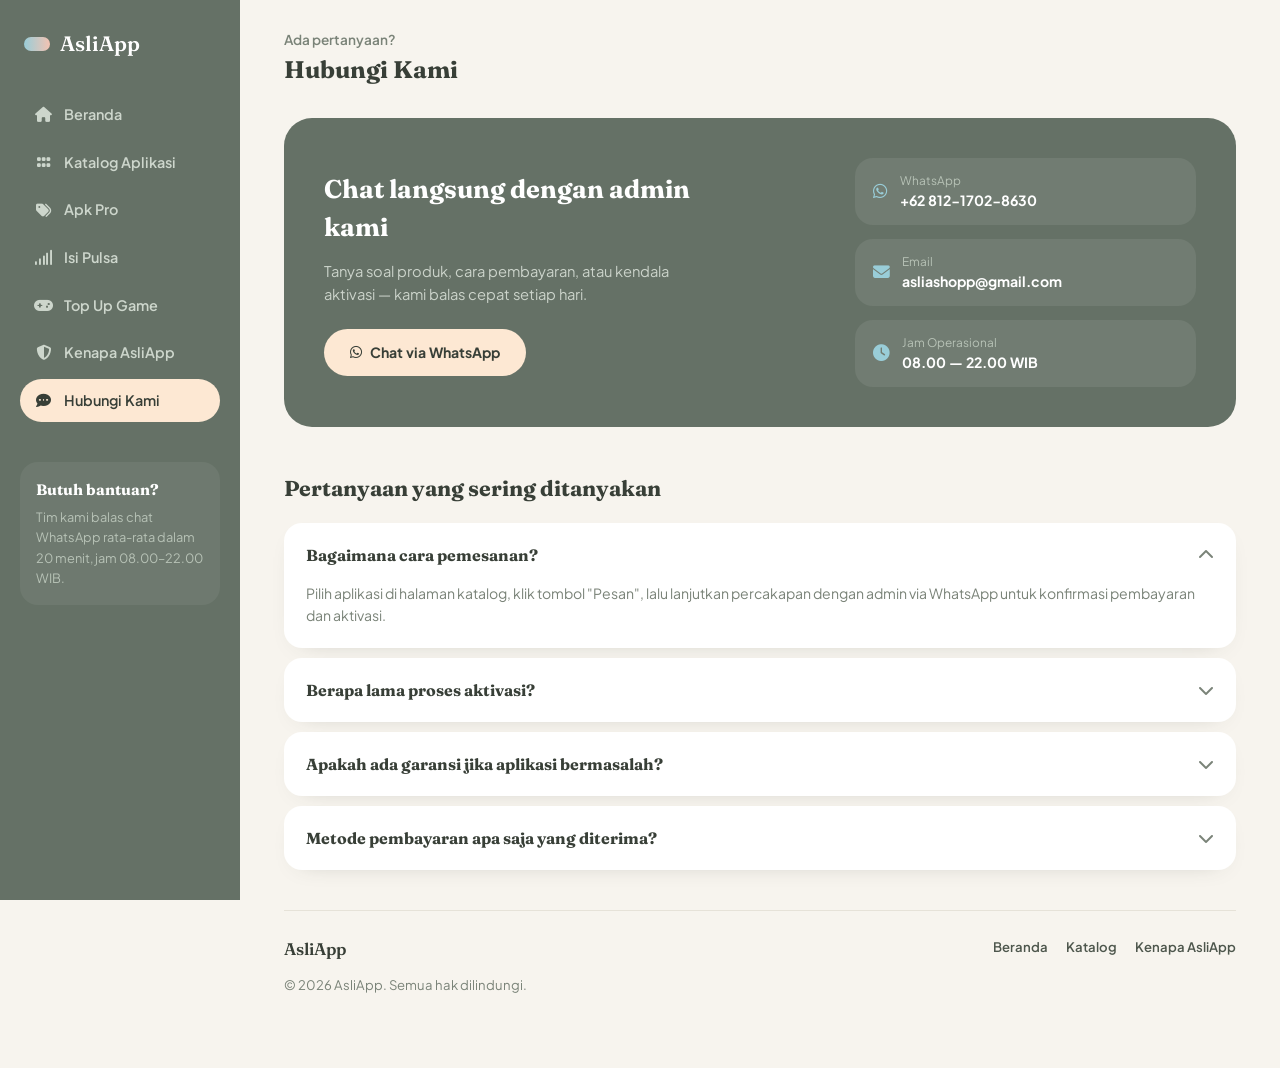
<file: kontak.html>
<!DOCTYPE html>
<html lang="id">
<head>
<meta charset="UTF-8">
<meta name="viewport" content="width=device-width, initial-scale=1.0">
<title>Hubungi Kami — AsliApp</title>
<link rel="preconnect" href="https://fonts.googleapis.com">
<link rel="preconnect" href="https://fonts.gstatic.com" crossorigin>
<link href="https://fonts.googleapis.com/css2?family=Fraunces:opsz,wght@9..144,500;9..144,600;9..144,700&family=Plus+Jakarta+Sans:wght@400;500;600;700;800&family=IBM+Plex+Mono:wght@500&display=swap" rel="stylesheet">
<link rel="stylesheet" href="https://cdnjs.cloudflare.com/ajax/libs/font-awesome/6.5.1/css/all.min.css">
<link rel="stylesheet" href="assets/style.css">
</head>
<body>

<div class="layout">
    <aside class="sidebar" id="sidebar">
        <div class="logo"><span class="capsule-mark"></span> AsliApp</div>
        <nav>
            <a href="index.html"><i class="fa-solid fa-house"></i> Beranda</a>
            <a href="katalog.html"><i class="fa-solid fa-grip"></i> Katalog Aplikasi</a>
            <a href="katalog.html#kategori"><i class="fa-solid fa-tags"></i> Apk Pro</a>
            <a href="pulsa.html"><i class="fa-solid fa-signal"></i> Isi Pulsa</a>
            <a href="topup-game.html"><i class="fa-solid fa-gamepad"></i> Top Up Game</a>
            <a href="index.html#kenapa"><i class="fa-solid fa-shield-halved"></i> Kenapa AsliApp</a>
            <a href="kontak.html" class="active"><i class="fa-solid fa-comment-dots"></i> Hubungi Kami</a>
        </nav>
        <div class="sidebar-note">
            <strong>Butuh bantuan?</strong>
            Tim kami balas chat WhatsApp rata-rata dalam 20 menit, jam 08.00–22.00 WIB.
        </div>
    </aside>

    <main>
        <div class="topbar">
            <button class="menu-toggle" onclick="document.getElementById('sidebar').classList.toggle('open')">
                <i class="fa-solid fa-bars"></i>
            </button>
            <div class="greeting">
                <p>Ada pertanyaan?</p>
                <h2>Hubungi Kami</h2>
            </div>
        </div>

        <div class="contact-card">
            <div>
                <h3>Chat langsung dengan admin kami</h3>
                <p>Tanya soal produk, cara pembayaran, atau kendala aktivasi — kami balas cepat setiap hari.</p>
                <a href="https://wa.me/6281217028630?text=Halo%20AsliApp%2C%20saya%20ingin%20bertanya" target="_blank" class="btn btn-primary"><i class="fa-brands fa-whatsapp"></i> Chat via WhatsApp</a>
            </div>
            <div class="contact-info">
                <div class="c-row">
                    <i class="fa-brands fa-whatsapp"></i>
                    <div>
                        <span class="c-label">WhatsApp</span>
                        <span class="c-value">+62 812-1702-8630</span>
                    </div>
                </div>
                <div class="c-row">
                    <i class="fa-solid fa-envelope"></i>
                    <div>
                        <span class="c-label">Email</span>
                        <span class="c-value">asliashopp@gmail.com</span>
                    </div>
                </div>
                <div class="c-row">
                    <i class="fa-solid fa-clock"></i>
                    <div>
                        <span class="c-label">Jam Operasional</span>
                        <span class="c-value">08.00 — 22.00 WIB</span>
                    </div>
                </div>
            </div>
        </div>

        <div class="section-head">
            <div>
                <h3>Pertanyaan yang sering ditanyakan</h3>
            </div>
        </div>
        <div class="faq-list">
            <details class="faq-item" open>
                <summary>Bagaimana cara pemesanan?<i class="fa-solid fa-chevron-down chev"></i></summary>
                <p>Pilih aplikasi di halaman katalog, klik tombol "Pesan", lalu lanjutkan percakapan dengan admin via WhatsApp untuk konfirmasi pembayaran dan aktivasi.</p>
            </details>
            <details class="faq-item">
                <summary>Berapa lama proses aktivasi?<i class="fa-solid fa-chevron-down chev"></i></summary>
                <p>Rata-rata dalam 20 menit setelah pembayaran dikonfirmasi oleh admin, tergantung antrean pada jam sibuk.</p>
            </details>
            <details class="faq-item">
                <summary>Apakah ada garansi jika aplikasi bermasalah?<i class="fa-solid fa-chevron-down chev"></i></summary>
                <p>Ya, kami menyediakan garansi 1 minggu penggunaan. Jika terdapat kendala dalam kurun waktu tersebut, akan kami ganti tanpa biaya tambahan.</p>
            </details>
            <details class="faq-item">
                <summary>Metode pembayaran apa saja yang diterima?<i class="fa-solid fa-chevron-down chev"></i></summary>
                <p>Transfer bank dan e-wallet populer. Detail lengkap akan diberikan admin saat kamu menghubungi via WhatsApp.</p>
            </details>
        </div>

        <footer>
            <div>
                <div class="foot-brand">AsliApp</div>
                <p>&copy; <span id="year"></span> AsliApp. Semua hak dilindungi.</p>
            </div>
            <div class="foot-links">
                <a href="index.html">Beranda</a>
                <a href="katalog.html">Katalog</a>
                <a href="index.html#kenapa">Kenapa AsliApp</a>
            </div>
        </footer>
    </main>
</div>

<script src="assets/script.js"></script>
<script>
    // Tahun dinamis di footer
    var yearEl = document.getElementById('year');
    if (yearEl) {
        yearEl.textContent = new Date().getFullYear();
    }
</script>
</body>
</html>
</file>
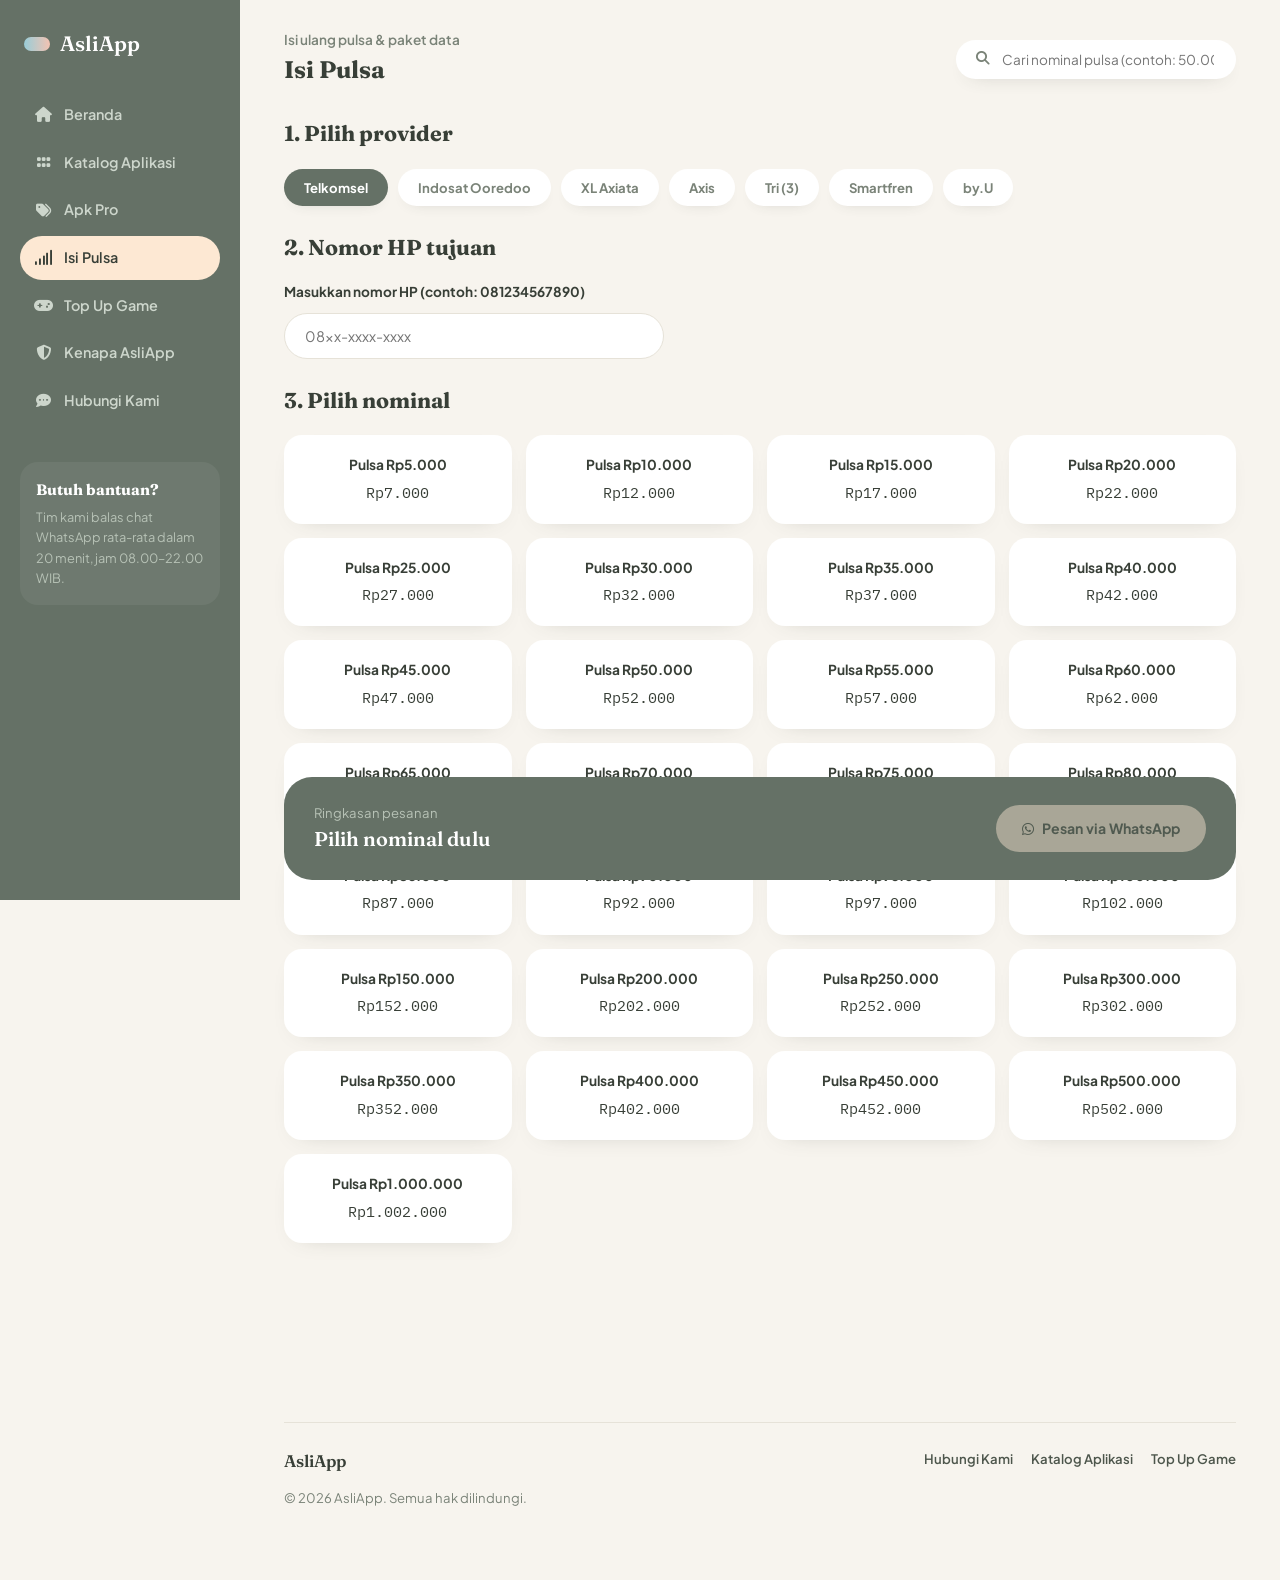
<file: pulsa.html>
<!DOCTYPE html>
<html lang="id">
<head>
<meta charset="UTF-8">
<meta name="viewport" content="width=device-width, initial-scale=1.0">
<title>Isi Pulsa — AsliApp</title>
<link rel="preconnect" href="https://fonts.googleapis.com">
<link rel="preconnect" href="https://fonts.gstatic.com" crossorigin>
<link href="https://fonts.googleapis.com/css2?family=Fraunces:opsz,wght@9..144,500;9..144,600;9..144,700&family=Plus+Jakarta+Sans:wght@400;500;600;700;800&family=IBM+Plex+Mono:wght@500&display=swap" rel="stylesheet">
<link rel="stylesheet" href="https://cdnjs.cloudflare.com/ajax/libs/font-awesome/6.5.1/css/all.min.css">
<link rel="stylesheet" href="assets/style.css">
</head>
<body>

<div class="layout">
    <aside class="sidebar" id="sidebar">
        <div class="logo"><span class="capsule-mark"></span> AsliApp</div>
        <nav>
            <a href="index.html"><i class="fa-solid fa-house"></i> Beranda</a>
            <a href="katalog.html"><i class="fa-solid fa-grip"></i> Katalog Aplikasi</a>
            <a href="katalog.html#kategori"><i class="fa-solid fa-tags"></i> Apk Pro</a>
            <a href="pulsa.html" class="active"><i class="fa-solid fa-signal"></i> Isi Pulsa</a>
            <a href="topup-game.html"><i class="fa-solid fa-gamepad"></i> Top Up Game</a>
            <a href="index.html#kenapa"><i class="fa-solid fa-shield-halved"></i> Kenapa AsliApp</a>
            <a href="kontak.html"><i class="fa-solid fa-comment-dots"></i> Hubungi Kami</a>
        </nav>
        <div class="sidebar-note">
            <strong>Butuh bantuan?</strong>
            Tim kami balas chat WhatsApp rata-rata dalam 20 menit, jam 08.00–22.00 WIB.
        </div>
    </aside>

    <main>
        <div class="topbar">
            <button class="menu-toggle" onclick="document.getElementById('sidebar').classList.toggle('open')">
                <i class="fa-solid fa-bars"></i>
            </button>
            <div class="greeting">
                <p>Isi ulang pulsa & paket data</p>
                <h2>Isi Pulsa</h2>
            </div>
            <div class="search-pill">
                <i class="fa-solid fa-magnifying-glass"></i>
                <input type="text" id="searchInput" placeholder="Cari nominal pulsa (contoh: 50.000)...">
            </div>
        </div>

        <div class="section-head">
            <div>
                <h3>1. Pilih provider</h3>
            </div>
        </div>
        <div class="chip-row" id="providerRow">
            <button class="chip active" data-provider="Telkomsel">Telkomsel</button>
            <button class="chip" data-provider="Indosat">Indosat Ooredoo</button>
            <button class="chip" data-provider="XL">XL Axiata</button>
            <button class="chip" data-provider="AXIS">Axis</button>
            <button class="chip" data-provider="Tri">Tri (3)</button>
            <button class="chip" data-provider="Smartfren">Smartfren</button>
            <button class="chip" data-provider="by.U">by.U</button>
        </div>

        <div class="section-head">
            <div>
                <h3>2. Nomor HP tujuan</h3>
            </div>
        </div>
        <div class="form-group" style="max-width: 380px;">
            <label for="nomorHp">Masukkan nomor HP (contoh: 081234567890)</label>
            <input type="tel" id="nomorHp" class="form-input" placeholder="08xx-xxxx-xxxx">
        </div>

        <div class="section-head">
            <div>
                <h3>3. Pilih nominal</h3>
            </div>
        </div>
        
        <!-- Nominal list akan di-generate oleh JavaScript -->
        <div class="package-grid" id="nominalGrid"></div>
        <div class="empty-state" id="emptyState" style="display:none;">
            <i class="fa-solid fa-magnifying-glass"></i>
            Nominal pulsa tidak ditemukan. Coba masukkan angka nominal lain.
        </div>

        <div class="order-summary">
            <div>
                <div class="summary-text">Ringkasan pesanan</div>
                <div class="summary-value" id="summaryText">Pilih provider &amp; nominal dulu</div>
            </div>
            <a href="#" id="pesanBtn" class="btn btn-primary" style="background: var(--cream); color: var(--ink-900);" disabled>
                <i class="fa-brands fa-whatsapp"></i> Pesan via WhatsApp
            </a>
        </div>

        <footer>
            <div>
                <div class="foot-brand">AsliApp</div>
                <p>&copy; <span id="year"></span> AsliApp. Semua hak dilindungi.</p>
            </div>
            <div class="foot-links">
                <a href="kontak.html">Hubungi Kami</a>
                <a href="katalog.html">Katalog Aplikasi</a>
                <a href="topup-game.html">Top Up Game</a>
            </div>
        </footer>
    </main>
</div>

<script src="assets/script.js"></script>
<script>
    // Data Lengkap Harga Pulsa
    const dataPulsa = {
        "XL": [
            { nominal: "5.000", harga: "Rp7.000" }, { nominal: "10.000", harga: "Rp12.000" },
            { nominal: "15.000", harga: "Rp17.000" }, { nominal: "25.000", harga: "Rp27.000" },
            { nominal: "30.000", harga: "Rp32.000" }, { nominal: "50.000", harga: "Rp52.000" },
            { nominal: "100.000", harga: "Rp102.000" }, { nominal: "150.000", harga: "Rp152.000" },
            { nominal: "200.000", harga: "Rp202.000" }, { nominal: "300.000", harga: "Rp302.000" },
            { nominal: "500.000", harga: "Rp502.000" }, { nominal: "1.000.000", harga: "Rp1.002.000" }
        ],
        "AXIS": [
            { nominal: "5.000", harga: "Rp7.000" }, { nominal: "10.000", harga: "Rp12.000" },
            { nominal: "15.000", harga: "Rp17.000" }, { nominal: "25.000", harga: "Rp27.000" },
            { nominal: "30.000", harga: "Rp32.000" }, { nominal: "40.000", harga: "Rp42.000" },
            { nominal: "50.000", harga: "Rp52.000" }, { nominal: "60.000", harga: "Rp62.000" },
            { nominal: "70.000", harga: "Rp72.000" }, { nominal: "80.000", harga: "Rp82.000" },
            { nominal: "90.000", harga: "Rp92.000" }, { nominal: "100.000", harga: "Rp102.000" },
            { nominal: "150.000", harga: "Rp152.000" }, { nominal: "200.000", harga: "Rp202.000" },
            { nominal: "300.000", harga: "Rp302.000" }, { nominal: "500.000", harga: "Rp502.000" },
            { nominal: "1.000.000", harga: "Rp1.002.000" }
        ],
        "Indosat": [
            { nominal: "5.000", harga: "Rp7.500" }, { nominal: "10.000", harga: "Rp12.500" },
            { nominal: "12.000", harga: "Rp14.500" }, { nominal: "15.000", harga: "Rp17.500" },
            { nominal: "20.000", harga: "Rp22.500" }, { nominal: "25.000", harga: "Rp27.500" },
            { nominal: "30.000", harga: "Rp32.500" }, { nominal: "40.000", harga: "Rp42.500" },
            { nominal: "50.000", harga: "Rp52.500" }, { nominal: "60.000", harga: "Rp62.000" },
            { nominal: "70.000", harga: "Rp72.000" }, { nominal: "80.000", harga: "Rp82.000" },
            { nominal: "90.000", harga: "Rp92.000" }, { nominal: "100.000", harga: "Rp102.000" },
            { nominal: "115.000", harga: "Rp117.000" }, { nominal: "125.000", harga: "Rp127.000" },
            { nominal: "150.000", harga: "Rp152.000" }, { nominal: "175.000", harga: "Rp177.000" },
            { nominal: "200.000", harga: "Rp202.000" }, { nominal: "225.000", harga: "Rp227.000" },
            { nominal: "250.000", harga: "Rp252.000" }, { nominal: "300.000", harga: "Rp302.000" },
            { nominal: "340.000", harga: "Rp342.000" }, { nominal: "400.000", harga: "Rp402.000" },
            { nominal: "500.000", harga: "Rp502.000" }, { nominal: "1.000.000", harga: "Rp1.002.000" }
        ],
        "Telkomsel": [
            { nominal: "5.000", harga: "Rp7.000" }, { nominal: "10.000", harga: "Rp12.000" },
            { nominal: "15.000", harga: "Rp17.000" }, { nominal: "20.000", harga: "Rp22.000" },
            { nominal: "25.000", harga: "Rp27.000" }, { nominal: "30.000", harga: "Rp32.000" },
            { nominal: "35.000", harga: "Rp37.000" }, { nominal: "40.000", harga: "Rp42.000" },
            { nominal: "45.000", harga: "Rp47.000" }, { nominal: "50.000", harga: "Rp52.000" },
            { nominal: "55.000", harga: "Rp57.000" }, { nominal: "60.000", harga: "Rp62.000" },
            { nominal: "65.000", harga: "Rp67.000" }, { nominal: "70.000", harga: "Rp72.000" },
            { nominal: "75.000", harga: "Rp77.000" }, { nominal: "80.000", harga: "Rp82.000" },
            { nominal: "85.000", harga: "Rp87.000" }, { nominal: "90.000", harga: "Rp92.000" },
            { nominal: "95.000", harga: "Rp97.000" }, { nominal: "100.000", harga: "Rp102.000" },
            { nominal: "150.000", harga: "Rp152.000" }, { nominal: "200.000", harga: "Rp202.000" },
            { nominal: "250.000", harga: "Rp252.000" }, { nominal: "300.000", harga: "Rp302.000" },
            { nominal: "350.000", harga: "Rp352.000" }, { nominal: "400.000", harga: "Rp402.000" },
            { nominal: "450.000", harga: "Rp452.000" }, { nominal: "500.000", harga: "Rp502.000" },
            { nominal: "1.000.000", harga: "Rp1.002.000" }
        ],
        "Tri": [
            { nominal: "5.000", harga: "Rp7.000" }, { nominal: "10.000", harga: "Rp12.000" },
            { nominal: "15.000", harga: "Rp17.000" }, { nominal: "20.000", harga: "Rp22.000" },
            { nominal: "25.000", harga: "Rp27.000" }, { nominal: "30.000", harga: "Rp32.000" },
            { nominal: "35.000", harga: "Rp37.000" }, { nominal: "40.000", harga: "Rp42.000" },
            { nominal: "45.000", harga: "Rp47.000" }, { nominal: "50.000", harga: "Rp52.000" },
            { nominal: "55.000", harga: "Rp57.000" }, { nominal: "60.000", harga: "Rp62.000" },
            { nominal: "65.000", harga: "Rp67.000" }, { nominal: "70.000", harga: "Rp72.000" },
            { nominal: "75.000", harga: "Rp77.000" }, { nominal: "80.000", harga: "Rp82.000" },
            { nominal: "85.000", harga: "Rp87.000" }, { nominal: "90.000", harga: "Rp92.000" },
            { nominal: "100.000", harga: "Rp102.000" }, { nominal: "150.000", harga: "Rp152.000" },
            { nominal: "200.000", harga: "Rp202.000" }, { nominal: "250.000", harga: "Rp252.000" },
            { nominal: "300.000", harga: "Rp302.000" }, { nominal: "500.000", harga: "Rp502.000" }
        ],
        "Smartfren": [
            { nominal: "5.000", harga: "Rp7.000" }, { nominal: "10.000", harga: "Rp12.000" },
            { nominal: "15.000", harga: "Rp17.000" }, { nominal: "20.000", harga: "Rp22.000" },
            { nominal: "25.000", harga: "Rp27.000" }, { nominal: "30.000", harga: "Rp32.000" },
            { nominal: "35.000", harga: "Rp37.000" }, { nominal: "40.000", harga: "Rp42.000" },
            { nominal: "45.000", harga: "Rp47.000" }, { nominal: "50.000", harga: "Rp52.000" },
            { nominal: "55.000", harga: "Rp57.000" }, { nominal: "60.000", harga: "Rp62.000" },
            { nominal: "65.000", harga: "Rp67.000" }, { nominal: "75.000", harga: "Rp77.000" },
            { nominal: "80.000", harga: "Rp82.000" }, { nominal: "85.000", harga: "Rp87.000" },
            { nominal: "90.000", harga: "Rp92.000" }, { nominal: "95.000", harga: "Rp97.000" },
            { nominal: "100.000", harga: "Rp102.000" }, { nominal: "125.000", harga: "Rp127.000" },
            { nominal: "150.000", harga: "Rp152.000" }, { nominal: "200.000", harga: "Rp202.000" },
            { nominal: "300.000", harga: "Rp302.000" }, { nominal: "500.000", harga: "Rp502.000" }
        ],
        "by.U": [
            { nominal: "5.000", harga: "Rp7.000" }, { nominal: "10.000", harga: "Rp12.000" },
            { nominal: "15.000", harga: "Rp17.000" }, { nominal: "20.000", harga: "Rp22.000" },
            { nominal: "25.000", harga: "Rp27.000" }, { nominal: "30.000", harga: "Rp32.000" },
            { nominal: "35.000", harga: "Rp37.000" }, { nominal: "40.000", harga: "Rp42.000" },
            { nominal: "45.000", harga: "Rp47.000" }, { nominal: "50.000", harga: "Rp52.000" },
            { nominal: "55.000", harga: "Rp57.000" }, { nominal: "60.000", harga: "Rp62.000" },
            { nominal: "65.000", harga: "Rp67.000" }, { nominal: "70.000", harga: "Rp72.000" },
            { nominal: "75.000", harga: "Rp77.000" }, { nominal: "80.000", harga: "Rp82.000" },
            { nominal: "85.000", harga: "Rp87.000" }, { nominal: "90.000", harga: "Rp92.000" },
            { nominal: "95.000", harga: "Rp97.000" }, { nominal: "100.000", harga: "Rp102.000" }
        ]
    };

    var currentProviderKey = 'Telkomsel';
    var selectedProvider = 'Telkomsel';
    var selectedNominal = null;
    var selectedPrice = null;

    var providerChips = document.querySelectorAll('#providerRow .chip');
    var nominalGrid = document.getElementById('nominalGrid');
    var summaryText = document.getElementById('summaryText');
    var pesanBtn = document.getElementById('pesanBtn');
    var nomorHpInput = document.getElementById('nomorHp');
    var searchInput = document.getElementById('searchInput');
    var emptyState = document.getElementById('emptyState');

    // Fungsi Render Paket Berdasarkan Provider dan Kata Kunci Pencarian
    function renderPackages() {
        nominalGrid.innerHTML = '';
        var query = searchInput.value.toLowerCase().trim();
        var packages = dataPulsa[currentProviderKey] || [];
        var count = 0;

        packages.forEach(function(pkg) {
            var nominalText = 'Pulsa Rp' + pkg.nominal;
            var isMatch = nominalText.toLowerCase().includes(query) || pkg.nominal.replaceAll('.', '').includes(query);

            if (isMatch) {
                count++;
                var div = document.createElement('div');
                div.className = 'package-card';
                if (selectedNominal === nominalText) {
                    div.classList.add('selected');
                }
                div.dataset.nominal = nominalText;
                div.dataset.price = pkg.harga;
                div.innerHTML = '<div class="pkg-name">' + nominalText + '</div>' +
                                '<div class="pkg-price">' + pkg.harga + '</div>';
                
                div.addEventListener('click', function() {
                    document.querySelectorAll('#nominalGrid .package-card').forEach(function(c) {
                        c.classList.remove('selected');
                    });
                    div.classList.add('selected');
                    selectedNominal = div.dataset.nominal;
                    selectedPrice = div.dataset.price;
                    updateSummary();
                });
                
                nominalGrid.appendChild(div);
            }
        });

        if (count === 0) {
            emptyState.style.display = 'block';
        } else {
            emptyState.style.display = 'none';
        }

        updateSummary();
    }

    // Event Listener Chips Provider
    providerChips.forEach(function (chip) {
        chip.addEventListener('click', function () {
            providerChips.forEach(function (c) { c.classList.remove('active'); });
            chip.classList.add('active');
            selectedProvider = chip.innerText;
            currentProviderKey = chip.dataset.provider;
            
            // Reset nominal terpilih setiap kali ganti provider
            selectedNominal = null;
            selectedPrice = null;
            
            renderPackages();
        });
    });

    function updateSummary() {
        var nomor = nomorHpInput.value.trim();
        if (selectedNominal) {
            summaryText.textContent = selectedProvider + ' — ' + selectedNominal + ' (' + selectedPrice + ')';
        } else {
            summaryText.textContent = 'Pilih nominal dulu';
        }

        if (selectedNominal && nomor.length >= 8) {
            var pesan = 'Halo AsliApp, saya mau isi pulsa/data:%0AProvider: ' + encodeURIComponent(selectedProvider) +
                '%0ANominal: ' + encodeURIComponent(selectedNominal) +
                '%0ANomor HP: ' + encodeURIComponent(nomor);
            pesanBtn.href = 'https://wa.me/6281217028630?text=' + pesan;
            pesanBtn.removeAttribute('disabled');
        } else {
            pesanBtn.href = '#';
            pesanBtn.setAttribute('disabled', 'disabled');
        }
    }

    // Event Listener Input Pencarian & Nomor HP
    searchInput.addEventListener('input', renderPackages);
    nomorHpInput.addEventListener('input', updateSummary);

    // Initial render untuk default (Telkomsel)
    renderPackages();

    // Tahun dinamis di footer
    var yearEl = document.getElementById('year');
    if (yearEl) {
        yearEl.textContent = new Date().getFullYear();
    }
</script>
</body>
</html>
</file>
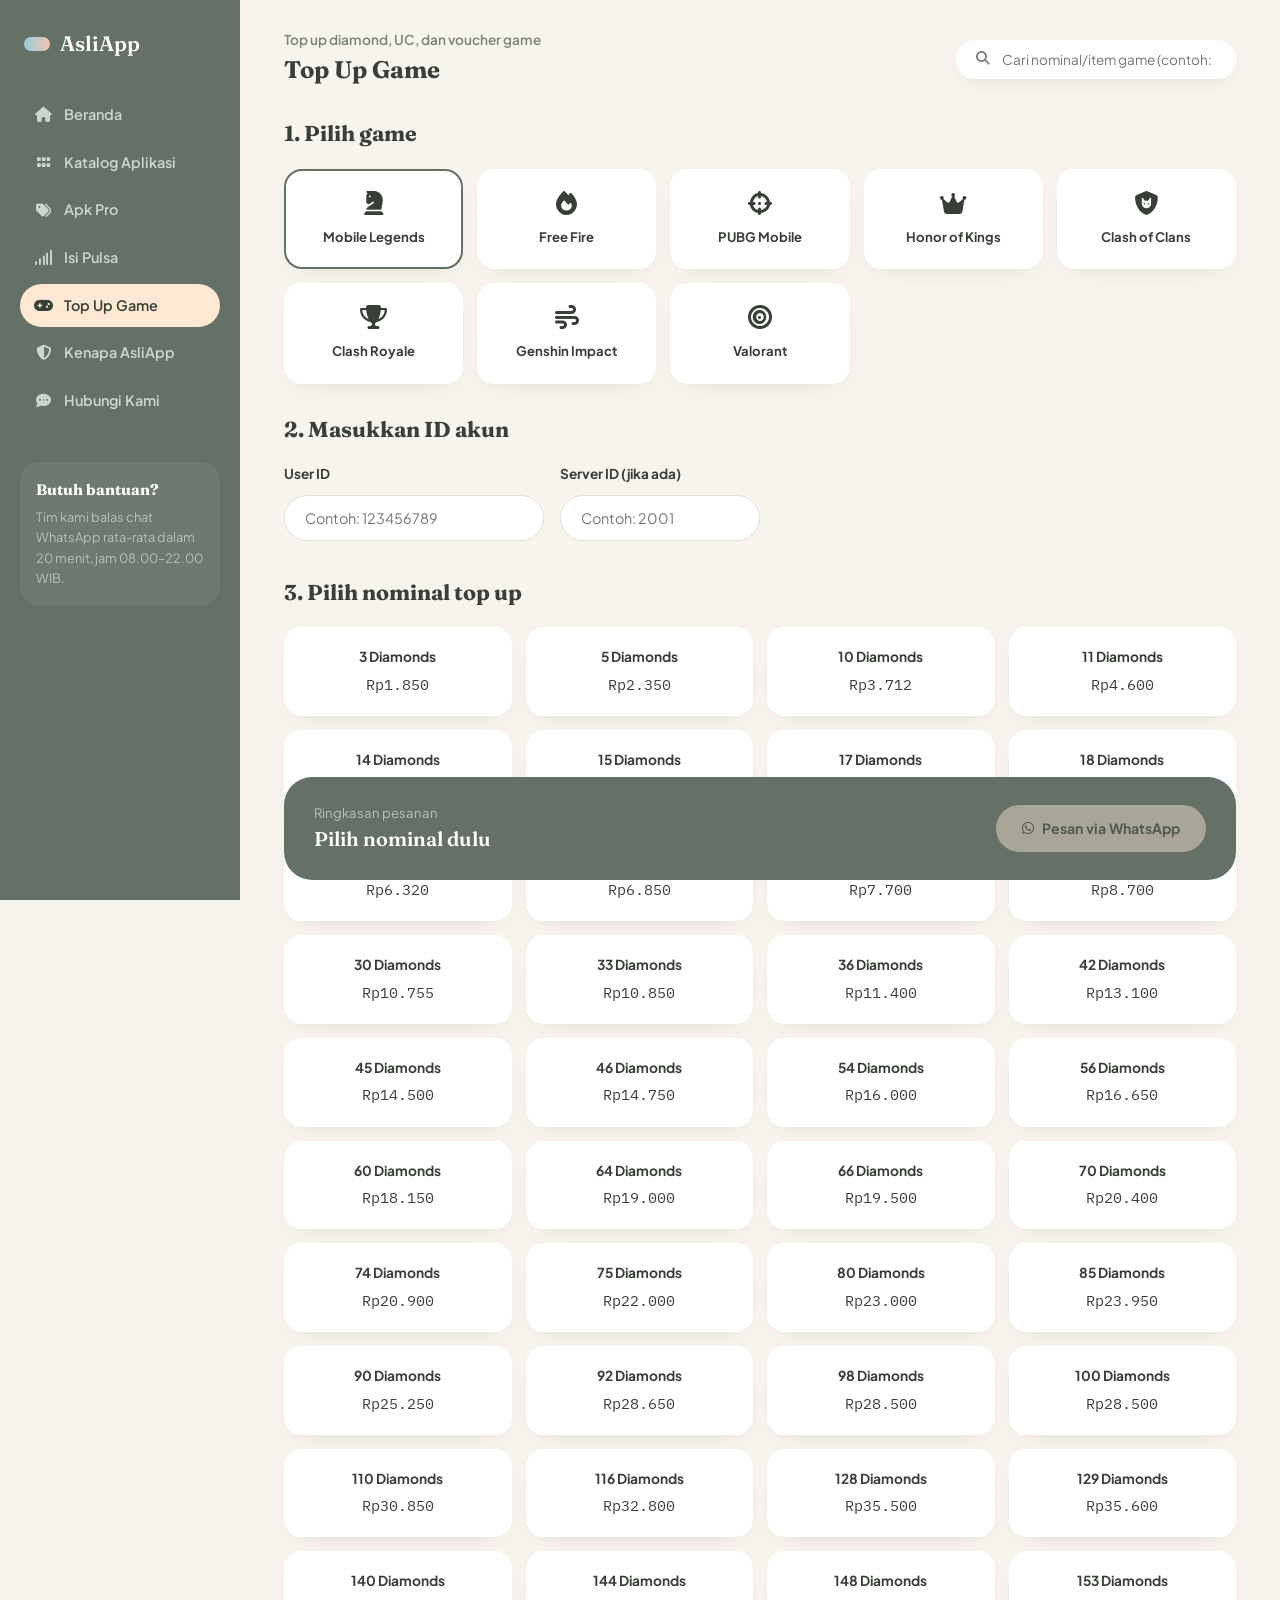
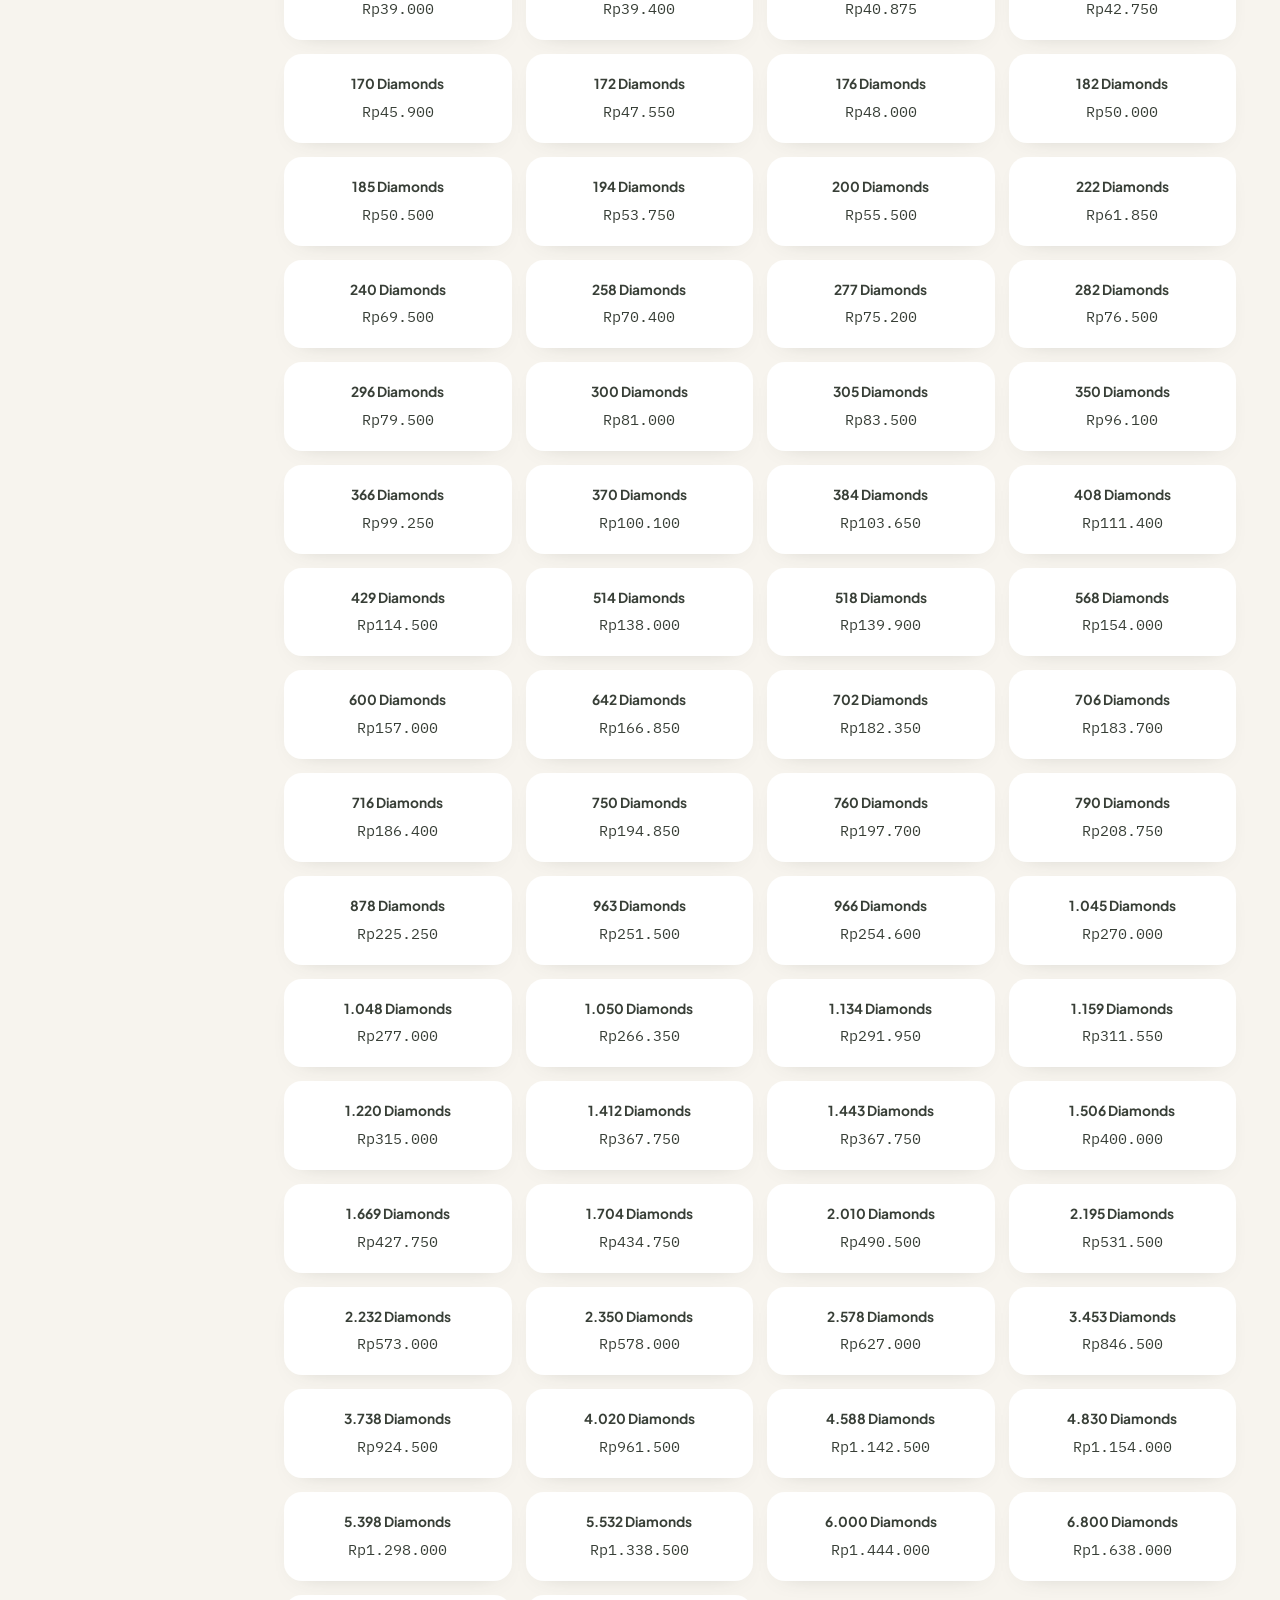
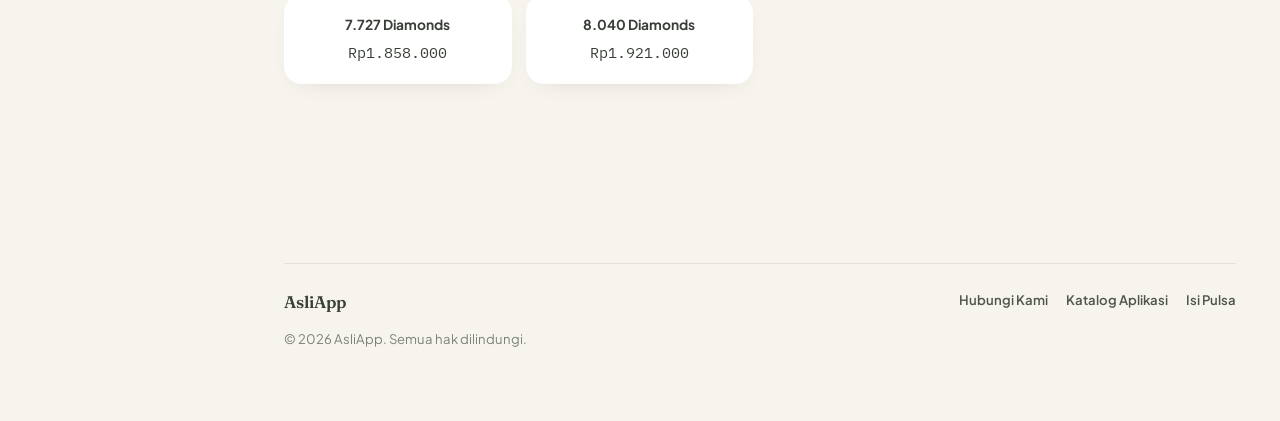
<file: topup-game.html>
<!DOCTYPE html>
<html lang="id">
<head>
<meta charset="UTF-8">
<meta name="viewport" content="width=device-width, initial-scale=1.0">
<title>Top Up Game — AsliApp</title>
<link rel="preconnect" href="https://fonts.googleapis.com">
<link rel="preconnect" href="https://fonts.gstatic.com" crossorigin>
<link href="https://fonts.googleapis.com/css2?family=Fraunces:opsz,wght@9..144,500;9..144,600;9..144,700&family=Plus+Jakarta+Sans:wght@400;500;600;700;800&family=IBM+Plex+Mono:wght@500&display=swap" rel="stylesheet">
<link rel="stylesheet" href="https://cdnjs.cloudflare.com/ajax/libs/font-awesome/6.5.1/css/all.min.css">
<link rel="stylesheet" href="assets/style.css">
</head>
<body>

<div class="layout">
    <aside class="sidebar" id="sidebar">
        <div class="logo"><span class="capsule-mark"></span> AsliApp</div>
        <nav>
            <a href="index.html"><i class="fa-solid fa-house"></i> Beranda</a>
            <a href="katalog.html"><i class="fa-solid fa-grip"></i> Katalog Aplikasi</a>
            <a href="katalog.html#kategori"><i class="fa-solid fa-tags"></i> Apk Pro</a>
            <a href="pulsa.html"><i class="fa-solid fa-signal"></i> Isi Pulsa</a>
            <a href="topup-game.html" class="active"><i class="fa-solid fa-gamepad"></i> Top Up Game</a>
            <a href="index.html#kenapa"><i class="fa-solid fa-shield-halved"></i> Kenapa AsliApp</a>
            <a href="kontak.html"><i class="fa-solid fa-comment-dots"></i> Hubungi Kami</a>
        </nav>
        <div class="sidebar-note">
            <strong>Butuh bantuan?</strong>
            Tim kami balas chat WhatsApp rata-rata dalam 20 menit, jam 08.00–22.00 WIB.
        </div>
    </aside>

    <main>
        <div class="topbar">
            <button class="menu-toggle" onclick="document.getElementById('sidebar').classList.toggle('open')">
                <i class="fa-solid fa-bars"></i>
            </button>
            <div class="greeting">
                <p>Top up diamond, UC, dan voucher game</p>
                <h2>Top Up Game</h2>
            </div>
            <div class="search-pill">
                <i class="fa-solid fa-magnifying-glass"></i>
                <input type="text" id="searchInput" placeholder="Cari nominal/item game (contoh: 100)...">
            </div>
        </div>

        <div class="section-head">
            <div>
                <h3>1. Pilih game</h3>
            </div>
        </div>
        <div class="game-grid" id="gameGrid">
            <div class="game-card selected" data-game="Mobile Legends">
                <i class="fa-solid fa-chess-knight"></i>
                <span>Mobile Legends</span>
            </div>
            <div class="game-card" data-game="Free Fire">
                <i class="fa-solid fa-fire"></i>
                <span>Free Fire</span>
            </div>
            <div class="game-card" data-game="PUBG Mobile">
                <i class="fa-solid fa-crosshairs"></i>
                <span>PUBG Mobile</span>
            </div>
            <div class="game-card" data-game="Honor of Kings">
                <i class="fa-solid fa-crown"></i>
                <span>Honor of Kings</span>
            </div>
            <div class="game-card" data-game="Clash of Clans">
                <i class="fa-solid fa-shield-cat"></i>
                <span>Clash of Clans</span>
            </div>
            <div class="game-card" data-game="Clash Royale">
                <i class="fa-solid fa-trophy"></i>
                <span>Clash Royale</span>
            </div>
            <div class="game-card" data-game="Genshin Impact">
                <i class="fa-solid fa-wind"></i>
                <span>Genshin Impact</span>
            </div>
            <div class="game-card" data-game="Valorant">
                <i class="fa-solid fa-bullseye"></i>
                <span>Valorant</span>
            </div>
        </div>

        <div class="section-head">
            <div>
                <h3>2. Masukkan ID akun</h3>
            </div>
        </div>
        <div style="display:flex; gap:16px; flex-wrap:wrap; margin-bottom: 10px;">
            <div class="form-group" style="max-width: 260px; flex: 1;">
                <label for="userId">User ID</label>
                <input type="text" id="userId" class="form-input" placeholder="Contoh: 123456789">
            </div>
            <div class="form-group" style="max-width: 200px; flex: 1;" id="serverIdGroup">
                <label for="serverId">Server ID (jika ada)</label>
                <input type="text" id="serverId" class="form-input" placeholder="Contoh: 2001">
            </div>
        </div>

        <div class="section-head">
            <div>
                <h3>3. Pilih nominal top up</h3>
            </div>
        </div>
        
        <div class="package-grid" id="packageGrid">
            <!-- populated by JS based on selected game & search filter -->
        </div>
        <div class="empty-state" id="emptyState" style="display:none;">
            <i class="fa-solid fa-magnifying-glass"></i>
            Nominal tidak ditemukan. Coba ketik angka atau nama paket lain.
        </div>

        <div class="order-summary">
            <div>
                <div class="summary-text">Ringkasan pesanan</div>
                <div class="summary-value" id="summaryText">Pilih game &amp; nominal dulu</div>
            </div>
            <a href="#" id="pesanBtn" class="btn btn-primary" style="background: var(--cream); color: var(--ink-900);" disabled>
                <i class="fa-brands fa-whatsapp"></i> Pesan via WhatsApp
            </a>
        </div>

        <footer>
            <div>
                <div class="foot-brand">AsliApp</div>
                <p>&copy; <span id="year"></span> AsliApp. Semua hak dilindungi.</p>
            </div>
            <div class="foot-links">
                <a href="kontak.html">Hubungi Kami</a>
                <a href="katalog.html">Katalog Aplikasi</a>
                <a href="pulsa.html">Isi Pulsa</a>
            </div>
        </footer>
    </main>
</div>

<script src="assets/script.js"></script>
<script>
    var packages = {
        'Mobile Legends': [
            { name: '3 Diamonds', price: 'Rp1.850' },
            { name: '5 Diamonds', price: 'Rp2.350' },
            { name: '10 Diamonds', price: 'Rp3.712' },
            { name: '11 Diamonds', price: 'Rp4.600' },
            { name: '14 Diamonds', price: 'Rp6.450' },
            { name: '15 Diamonds', price: 'Rp5.250' },
            { name: '17 Diamonds', price: 'Rp5.800' },
            { name: '18 Diamonds', price: 'Rp5.550' },
            { name: '19 Diamonds', price: 'Rp6.320' },
            { name: '20 Diamonds', price: 'Rp6.850' },
            { name: '22 Diamonds', price: 'Rp7.700' },
            { name: '25 Diamonds', price: 'Rp8.700' },
            { name: '30 Diamonds', price: 'Rp10.755' },
            { name: '33 Diamonds', price: 'Rp10.850' },
            { name: '36 Diamonds', price: 'Rp11.400' },
            { name: '42 Diamonds', price: 'Rp13.100' },
            { name: '45 Diamonds', price: 'Rp14.500' },
            { name: '46 Diamonds', price: 'Rp14.750' },
            { name: '54 Diamonds', price: 'Rp16.000' },
            { name: '56 Diamonds', price: 'Rp16.650' },
            { name: '60 Diamonds', price: 'Rp18.150' },
            { name: '64 Diamonds', price: 'Rp19.000' },
            { name: '66 Diamonds', price: 'Rp19.500' },
            { name: '70 Diamonds', price: 'Rp20.400' },
            { name: '74 Diamonds', price: 'Rp20.900' },
            { name: '75 Diamonds', price: 'Rp22.000' },
            { name: '80 Diamonds', price: 'Rp23.000' },
            { name: '85 Diamonds', price: 'Rp23.950' },
            { name: '90 Diamonds', price: 'Rp25.250' },
            { name: '92 Diamonds', price: 'Rp28.650' },
            { name: '98 Diamonds', price: 'Rp28.500' },
            { name: '100 Diamonds', price: 'Rp28.500' },
            { name: '110 Diamonds', price: 'Rp30.850' },
            { name: '116 Diamonds', price: 'Rp32.800' },
            { name: '128 Diamonds', price: 'Rp35.500' },
            { name: '129 Diamonds', price: 'Rp35.600' },
            { name: '140 Diamonds', price: 'Rp39.000' },
            { name: '144 Diamonds', price: 'Rp39.400' },
            { name: '148 Diamonds', price: 'Rp40.875' },
            { name: '153 Diamonds', price: 'Rp42.750' },
            { name: '170 Diamonds', price: 'Rp45.900' },
            { name: '172 Diamonds', price: 'Rp47.550' },
            { name: '176 Diamonds', price: 'Rp48.000' },
            { name: '182 Diamonds', price: 'Rp50.000' },
            { name: '185 Diamonds', price: 'Rp50.500' },
            { name: '194 Diamonds', price: 'Rp53.750' },
            { name: '200 Diamonds', price: 'Rp55.500' },
            { name: '222 Diamonds', price: 'Rp61.850' },
            { name: '240 Diamonds', price: 'Rp69.500' },
            { name: '258 Diamonds', price: 'Rp70.400' },
            { name: '277 Diamonds', price: 'Rp75.200' },
            { name: '282 Diamonds', price: 'Rp76.500' },
            { name: '296 Diamonds', price: 'Rp79.500' },
            { name: '300 Diamonds', price: 'Rp81.000' },
            { name: '305 Diamonds', price: 'Rp83.500' },
            { name: '350 Diamonds', price: 'Rp96.100' },
            { name: '366 Diamonds', price: 'Rp99.250' },
            { name: '370 Diamonds', price: 'Rp100.100' },
            { name: '384 Diamonds', price: 'Rp103.650' },
            { name: '408 Diamonds', price: 'Rp111.400' },
            { name: '429 Diamonds', price: 'Rp114.500' },
            { name: '514 Diamonds', price: 'Rp138.000' },
            { name: '518 Diamonds', price: 'Rp139.900' },
            { name: '568 Diamonds', price: 'Rp154.000' },
            { name: '600 Diamonds', price: 'Rp157.000' },
            { name: '642 Diamonds', price: 'Rp166.850' },
            { name: '702 Diamonds', price: 'Rp182.350' },
            { name: '706 Diamonds', price: 'Rp183.700' },
            { name: '716 Diamonds', price: 'Rp186.400' },
            { name: '750 Diamonds', price: 'Rp194.850' },
            { name: '760 Diamonds', price: 'Rp197.700' },
            { name: '790 Diamonds', price: 'Rp208.750' },
            { name: '878 Diamonds', price: 'Rp225.250' },
            { name: '963 Diamonds', price: 'Rp251.500' },
            { name: '966 Diamonds', price: 'Rp254.600' },
            { name: '1.045 Diamonds', price: 'Rp270.000' },
            { name: '1.048 Diamonds', price: 'Rp277.000' },
            { name: '1.050 Diamonds', price: 'Rp266.350' },
            { name: '1.134 Diamonds', price: 'Rp291.950' },
            { name: '1.159 Diamonds', price: 'Rp311.550' },
            { name: '1.220 Diamonds', price: 'Rp315.000' },
            { name: '1.412 Diamonds', price: 'Rp367.750' },
            { name: '1.443 Diamonds', price: 'Rp367.750' },
            { name: '1.506 Diamonds', price: 'Rp400.000' },
            { name: '1.669 Diamonds', price: 'Rp427.750' },
            { name: '1.704 Diamonds', price: 'Rp434.750' },
            { name: '2.010 Diamonds', price: 'Rp490.500' },
            { name: '2.195 Diamonds', price: 'Rp531.500' },
            { name: '2.232 Diamonds', price: 'Rp573.000' },
            { name: '2.350 Diamonds', price: 'Rp578.000' },
            { name: '2.578 Diamonds', price: 'Rp627.000' },
            { name: '3.453 Diamonds', price: 'Rp846.500' },
            { name: '3.738 Diamonds', price: 'Rp924.500' },
            { name: '4.020 Diamonds', price: 'Rp961.500' },
            { name: '4.588 Diamonds', price: 'Rp1.142.500' },
            { name: '4.830 Diamonds', price: 'Rp1.154.000' },
            { name: '5.398 Diamonds', price: 'Rp1.298.000' },
            { name: '5.532 Diamonds', price: 'Rp1.338.500' },
            { name: '6.000 Diamonds', price: 'Rp1.444.000' },
            { name: '6.800 Diamonds', price: 'Rp1.638.000' },
            { name: '7.727 Diamonds', price: 'Rp1.858.000' },
            { name: '8.040 Diamonds', price: 'Rp1.921.000' }
        ],
        'Free Fire': [
            { name: '5 Diamonds', price: 'Rp1.600' },
            { name: '10 Diamonds', price: 'Rp2.750' },
            { name: '12 Diamonds', price: 'Rp3.400' },
            { name: '15 Diamonds', price: 'Rp4.350' },
            { name: '20 Diamonds', price: 'Rp5.300' },
            { name: '25 Diamonds', price: 'Rp6.200' },
            { name: '30 Diamonds', price: 'Rp8.000' },
            { name: '40 Diamonds', price: 'Rp8.200' },
            { name: '50 Diamonds', price: 'Rp9.900' },
            { name: '55 Diamonds', price: 'Rp10.300' },
            { name: '60 Diamonds', price: 'Rp10.600' },
            { name: '70 Diamonds', price: 'Rp11.200' },
            { name: '75 Diamonds', price: 'Rp12.100' },
            { name: '80 Diamonds', price: 'Rp13.900' },
            { name: '90 Diamonds', price: 'Rp15.800' },
            { name: '95 Diamonds', price: 'Rp15.700' },
            { name: '100 Diamonds', price: 'Rp17.700' },
            { name: '120 Diamonds', price: 'Rp18.600' },
            { name: '130 Diamonds', price: 'Rp19.250' },
            { name: '140 Diamonds', price: 'Rp20.357' },
            { name: '145 Diamonds', price: 'Rp21.350' },
            { name: '150 Diamonds', price: 'Rp23.400' },
            { name: '160 Diamonds', price: 'Rp25.200' },
            { name: '170 Diamonds', price: 'Rp25.500' },
            { name: '180 Diamonds', price: 'Rp26.200' },
            { name: '190 Diamonds', price: 'Rp27.150' },
            { name: '200 Diamonds', price: 'Rp29.000' },
            { name: '210 Diamonds', price: 'Rp29.800' },
            { name: '250 Diamonds', price: 'Rp38.000' },
            { name: '260 Diamonds', price: 'Rp37.300' },
            { name: '280 Diamonds', price: 'Rp40.000' },
            { name: '300 Diamonds', price: 'Rp42.812' },
            { name: '350 Diamonds', price: 'Rp50.047' },
            { name: '355 Diamonds', price: 'Rp50.000' },
            { name: '360 Diamonds', price: 'Rp50.500' },
            { name: '375 Diamonds', price: 'Rp55.000' },
            { name: '400 Diamonds', price: 'Rp57.000' },
            { name: '405 Diamonds', price: 'Rp57.500' },
            { name: '420 Diamonds', price: 'Rp61.000' },
            { name: '425 Diamonds', price: 'Rp59.200' },
            { name: '475 Diamonds', price: 'Rp65.500' },
            { name: '495 Diamonds', price: 'Rp68.500' },
            { name: '500 Diamonds', price: 'Rp69.500' },
            { name: '510 Diamonds', price: 'Rp74.000' },
            { name: '512 Diamonds', price: 'Rp71.000' },
            { name: '515 Diamonds', price: 'Rp72.200' },
            { name: '520 Diamonds', price: 'Rp71.300' },
            { name: '545 Diamonds', price: 'Rp77.000' },
            { name: '565 Diamonds', price: 'Rp78.500' },
            { name: '600 Diamonds', price: 'Rp85.000' },
            { name: '635 Diamonds', price: 'Rp87.000' },
            { name: '645 Diamonds', price: 'Rp92.000' },
            { name: '655 Diamonds', price: 'Rp89.700' },
            { name: '700 Diamonds', price: 'Rp97.180' },
            { name: '720 Diamonds', price: 'Rp100.000' },
            { name: '725 Diamonds', price: 'Rp97.200' },
            { name: '740 Diamonds', price: 'Rp101.000' },
            { name: '770 Diamonds', price: 'Rp105.500' },
            { name: '790 Diamonds', price: 'Rp108.000' },
            { name: '800 Diamonds', price: 'Rp111.000' },
            { name: '860 Diamonds', price: 'Rp115.500' },
            { name: '925 Diamonds', price: 'Rp121.500' },
            { name: '930 Diamonds', price: 'Rp125.500' },
            { name: '1000 Diamonds', price: 'Rp138.000' },
            { name: '1050 Diamonds', price: 'Rp142.000' },
            { name: '1060 Diamonds', price: 'Rp144.000' },
            { name: '1075 Diamonds', price: 'Rp142.700' },
            { name: '1080 Diamonds', price: 'Rp167.335' },
            { name: '1200 Diamonds', price: 'Rp160.000' },
            { name: '1215 Diamonds', price: 'Rp158.500' },
            { name: '1300 Diamonds', price: 'Rp174.000' },
            { name: '1440 Diamonds', price: 'Rp191.000' },
            { name: '1450 Diamonds', price: 'Rp194.000' },
            { name: '1490 Diamonds', price: 'Rp193.773' },
            { name: '1510 Diamonds', price: 'Rp195.700' },
            { name: '1580 Diamonds', price: 'Rp215.000' },
            { name: '1795 Diamonds', price: 'Rp233.900' },
            { name: '1800 Diamonds', price: 'Rp232.000' },
            { name: '1875 Diamonds', price: 'Rp242.211' },
            { name: '1975 Diamonds', price: 'Rp254.794' },
            { name: '2000 Diamonds', price: 'Rp265.000' },
            { name: '2100 Diamonds', price: 'Rp269.000' },
            { name: '2140 Diamonds', price: 'Rp283.000' },
            { name: '2180 Diamonds', price: 'Rp298.000' },
            { name: '2190 Diamonds', price: 'Rp279.000' },
            { name: '2200 Diamonds', price: 'Rp279.500' },
            { name: '2210 Diamonds', price: 'Rp282.800' },
            { name: '2225 Diamonds', price: 'Rp288.500' },
            { name: '2280 Diamonds', price: 'Rp298.000' },
            { name: '2355 Diamonds', price: 'Rp304.000' },
            { name: '2575 Diamonds', price: 'Rp328.100' },
            { name: '2720 Diamonds', price: 'Rp353.000' },
            { name: '2750 Diamonds', price: 'Rp350.000' },
            { name: '3000 Diamonds', price: 'Rp380.000' },
            { name: '3310 Diamonds', price: 'Rp426.850' },
            { name: '3640 Diamonds', price: 'Rp461.000' },
            { name: '3675 Diamonds', price: 'Rp460.500' },
            { name: '3800 Diamonds', price: 'Rp481.500' },
            { name: '4000 Diamonds', price: 'Rp508.000' },
            { name: '4050 Diamonds', price: 'Rp510.000' },
            { name: '4340 Diamonds', price: 'Rp563.000' },
            { name: '4450 Diamonds', price: 'Rp563.900' },
            { name: '4720 Diamonds', price: 'Rp598.000' },
            { name: '4800 Diamonds', price: 'Rp616.750' },
            { name: '4850 Diamonds', price: 'Rp623.500' },
            { name: '5500 Diamonds', price: 'Rp686.000' },
            { name: '5600 Diamonds', price: 'Rp702.000' },
            { name: '6480 Diamonds', price: 'Rp830.000' },
            { name: '6550 Diamonds', price: 'Rp839.000' },
            { name: '6900 Diamonds', price: 'Rp871.000' },
            { name: '7290 Diamonds', price: 'Rp933.000' },
            { name: '7650 Diamonds', price: 'Rp963.000' },
            { name: '9800 Diamonds', price: 'Rp1.228.000' }
        ],
        'PUBG Mobile': [
            { name: 'PUBG Mobile 50 UC', price: 'Rp17.355' },
            { name: 'PUBG Mobile Indo 60 UC', price: 'Rp18.000' },
            { name: 'PUBG Mobile 100 UC', price: 'Rp32.000' },
            { name: 'PUBG Mobile 105 UC', price: 'Rp32.500' },
            { name: 'PUBG Mobile Indo 300 + 25 UC', price: 'Rp84.500' },
            { name: 'PUBG Mobile Indo 385 UC', price: 'Rp100.500' },
            { name: 'PUBG Mobile Indo 480 + 25 UC', price: 'Rp129.952' },
            { name: 'PUBG Mobile 525 UC', price: 'Rp156.000' },
            { name: 'PUBG Mobile Indo 600 + 60 UC', price: 'Rp167.000' },
            { name: 'PUBG Mobile Indo 660 + 60 UC', price: 'Rp178.000' },
            { name: 'PUBG Mobile 1000 UC', price: 'Rp264.600' },
            { name: 'PUBG Mobile Indo 1.500 + 300 UC', price: 'Rp413.000' },
            { name: 'PUBG Mobile Indo 3.000 + 850 UC', price: 'Rp793.000' },
            { name: 'PUBG Mobile Indo 6.000 + 2.100 UC', price: 'Rp1.803.000' }
        ],
        'Honor of Kings': [
            { name: '16 Tokens', price: 'Rp4.800' },
            { name: '80 Tokens', price: 'Rp17.500' },
            { name: '240 Tokens', price: 'Rp46.000' },
            { name: '400 Tokens', price: 'Rp76.400' },
            { name: '560 Tokens', price: 'Rp106.500' },
            { name: '800 Tokens', price: 'Rp149.700' },
            { name: '1.200 Tokens', price: 'Rp224.000' },
            { name: '2.400 Tokens', price: 'Rp438.500' },
            { name: '4.000 Tokens', price: 'Rp751.500' },
            { name: '8.000 Tokens', price: 'Rp1.454.000' }
        ],
        'Clash of Clans': [
            { name: '80 Gems + 8 Bonus', price: 'Rp16.500' },
            { name: '500 Gems + 50 Bonus', price: 'Rp72.500' },
            { name: 'Gold Pass', price: 'Rp98.500' },
            { name: '1200 Gems + 120 Bonus', price: 'Rp137.000' },
            { name: '2500 Gems + 250 Bonus', price: 'Rp265.500' },
            { name: '6500 Gems + 650 Bonus', price: 'Rp641.500' },
            { name: '14000 Gems + 1400 Bonus', price: 'Rp1.274.000' }
        ],
        'Clash Royale': [
            { name: '80 Gems + 8 Bonus', price: 'Rp16.000' },
            { name: '500 Gems + 50 Bonus', price: 'Rp73.000' },
            { name: 'Gold Pass', price: 'Rp84.000' },
            { name: '1200 Gems + 120 Bonus', price: 'Rp139.000' },
            { name: 'Diamond Pass', price: 'Rp164.000' },
            { name: '2500 Gems + 250 Bonus', price: 'Rp267.000' },
            { name: '6500 Gems + 650 Bonus', price: 'Rp642.000' },
            { name: '14000 Gems + 1400 Bonus', price: 'Rp1.275.000' }
        ],
        'Genshin Impact': [
            { name: '60 Genesis Crystal', price: 'Rp16.000' },
            { name: '300 Genesis Crystal', price: 'Rp79.000' },
            { name: '980 Genesis Crystal', price: 'Rp249.000' },
            { name: '1980 Genesis Crystal', price: 'Rp479.000' },
            { name: 'Welkin Moon (30 hari)', price: 'Rp79.000' }
        ],
        'Valorant': [
            { name: '420 VP', price: 'Rp58.000' },
            { name: '700 VP', price: 'Rp95.000' },
            { name: '1375 VP', price: 'Rp179.000' },
            { name: '2400 VP', price: 'Rp299.000' }
        ]
    };

    var noServerGames = ['Free Fire', 'PUBG Mobile', 'Valorant', 'Honor of Kings', 'Clash of Clans', 'Clash Royale'];

    var selectedGame = 'Mobile Legends';
    var selectedPackage = null;
    var selectedPrice = null;

    var gameCards = document.querySelectorAll('#gameGrid .game-card');
    var packageGrid = document.getElementById('packageGrid');
    var summaryText = document.getElementById('summaryText');
    var pesanBtn = document.getElementById('pesanBtn');
    var userIdInput = document.getElementById('userId');
    var serverIdInput = document.getElementById('serverId');
    var serverIdGroup = document.getElementById('serverIdGroup');
    var searchInput = document.getElementById('searchInput');
    var emptyState = document.getElementById('emptyState');

    function renderPackages() {
        packageGrid.innerHTML = '';
        var query = searchInput.value.toLowerCase().trim();
        var pkgList = packages[selectedGame] || [];
        var count = 0;

        pkgList.forEach(function (pkg) {
            var isMatch = pkg.name.toLowerCase().includes(query) || pkg.name.replaceAll('.', '').includes(query);

            if (isMatch) {
                count++;
                var card = document.createElement('div');
                card.className = 'package-card';
                if (selectedPackage === pkg.name) {
                    card.classList.add('selected');
                }
                card.dataset.name = pkg.name;
                card.dataset.price = pkg.price;
                card.innerHTML = '<div class="pkg-name">' + pkg.name + '</div><div class="pkg-price">' + pkg.price + '</div>';
                
                card.addEventListener('click', function () {
                    document.querySelectorAll('#packageGrid .package-card').forEach(function (c) { c.classList.remove('selected'); });
                    card.classList.add('selected');
                    selectedPackage = pkg.name;
                    selectedPrice = pkg.price;
                    updateSummary();
                });
                packageGrid.appendChild(card);
            }
        });

        if (count === 0) {
            emptyState.style.display = 'block';
        } else {
            emptyState.style.display = 'none';
        }

        serverIdGroup.style.display = noServerGames.indexOf(selectedGame) !== -1 ? 'none' : 'block';
        updateSummary();
    }

    gameCards.forEach(function (card) {
        card.addEventListener('click', function () {
            gameCards.forEach(function (c) { c.classList.remove('selected'); });
            card.classList.add('selected');
            selectedGame = card.dataset.game;
            selectedPackage = null;
            selectedPrice = null;
            renderPackages();
        });
    });

    function updateSummary() {
        if (selectedPackage) {
            summaryText.textContent = selectedGame + ' — ' + selectedPackage + ' (' + selectedPrice + ')';
        } else {
            summaryText.textContent = 'Pilih nominal dulu';
        }

        var userId = userIdInput.value.trim();
        var serverId = serverIdInput.value.trim();
        var needsServer = noServerGames.indexOf(selectedGame) === -1;
        var idReady = userId.length > 0 && (!needsServer || serverId.length > 0);

        if (selectedPackage && idReady) {
            var idLine = needsServer ? (userId + ' (Server: ' + serverId + ')') : userId;
            var pesan = 'Halo AsliApp, saya mau top up game:%0AGame: ' + encodeURIComponent(selectedGame) +
                '%0AID Akun: ' + encodeURIComponent(idLine) +
                '%0ANominal: ' + encodeURIComponent(selectedPackage + ' (' + selectedPrice + ')');
            pesanBtn.href = 'https://wa.me/6281217028630?text=' + pesan;
            pesanBtn.removeAttribute('disabled');
        } else {
            pesanBtn.href = '#';
            pesanBtn.setAttribute('disabled', 'disabled');
        }
    }

    // Event Listener
    searchInput.addEventListener('input', renderPackages);
    userIdInput.addEventListener('input', updateSummary);
    serverIdInput.addEventListener('input', updateSummary);

    // Initial render
    renderPackages();

    // Tahun dinamis di footer
    var yearEl = document.getElementById('year');
    if (yearEl) {
        yearEl.textContent = new Date().getFullYear();
    }
</script>
</body>
</html>
</file>
<file: assets/style.css>
:root{
    --sky: #99CDD8;
    --mint: #DAEBE3;
    --cream: #FDE8D3;
    --coral: #F3C3B2;
    --sage: #CFD6C4;
    --ink: #657166;

    --ink-800: #4d564c;
    --ink-900: #383f37;
    --coral-800: #b5583a;
    --sky-800: #2e6b7a;

    --bg-page: #f7f4ee;
    --surface: #ffffff;
    --text: var(--ink-900);
    --text-soft: #7a8378;

    --radius-lg: 28px;
    --radius-md: 18px;
    --radius-pill: 999px;
}

* { box-sizing: border-box; }
html { scroll-behavior: smooth; }
body {
    margin: 0;
    background: var(--bg-page);
    color: var(--text);
    font-family: 'Plus Jakarta Sans', sans-serif;
    font-size: 15px;
    line-height: 1.5;
}
h1, h2, h3 { font-family: 'Fraunces', serif; margin: 0; color: var(--ink-900); }
.mono { font-family: 'IBM Plex Mono', monospace; }
a { color: inherit; }
img, svg { display: block; max-width: 100%; }

.layout {
    display: grid;
    grid-template-columns: 240px 1fr;
    min-height: 100vh;
}

/* ---------- Sidebar ---------- */
.sidebar {
    background: var(--ink);
    color: #eef2ee;
    padding: 28px 20px;
    position: sticky;
    top: 0;
    height: 100vh;
}
.sidebar .logo {
    display: flex;
    align-items: center;
    gap: 10px;
    font-family: 'Fraunces', serif;
    font-weight: 600;
    font-size: 1.3rem;
    color: #fff;
    margin-bottom: 34px;
    padding-left: 4px;
}
.sidebar .logo .capsule-mark {
    width: 26px; height: 14px;
    border-radius: var(--radius-pill);
    background: linear-gradient(90deg, var(--sky), var(--coral));
    flex-shrink: 0;
}
.sidebar nav { display: flex; flex-direction: column; gap: 4px; }
.sidebar nav a {
    display: flex;
    align-items: center;
    gap: 12px;
    padding: 11px 14px;
    border-radius: var(--radius-pill);
    text-decoration: none;
    color: #cdd6cc;
    font-weight: 600;
    font-size: .9rem;
    transition: background .15s ease, color .15s ease;
}
.sidebar nav a i { width: 18px; text-align: center; font-size: .95rem; }
.sidebar nav a:hover { background: rgba(255,255,255,.08); color: #fff; }
.sidebar nav a.active {
    background: var(--cream);
    color: var(--ink-900);
}
.sidebar-note {
    margin-top: 40px;
    padding: 16px;
    border-radius: var(--radius-md);
    background: rgba(255,255,255,.06);
    font-size: .8rem;
    color: #b7c2b6;
    line-height: 1.6;
}
.sidebar-note strong { color: #fff; display: block; margin-bottom: 4px; font-family: 'Fraunces', serif; font-size: .95rem; }

/* ---------- Main ---------- */
main { padding: 30px 44px 60px 44px; }

.topbar {
    display: flex;
    align-items: center;
    justify-content: space-between;
    margin-bottom: 30px;
    gap: 20px;
    flex-wrap: wrap;
}
.topbar .greeting p { margin: 0; color: var(--text-soft); font-size: .85rem; font-weight: 600; }
.topbar .greeting h2 { font-size: 1.5rem; margin-top: 2px; }
.search-pill {
    display: flex;
    align-items: center;
    gap: 10px;
    background: var(--surface);
    border-radius: var(--radius-pill);
    padding: 10px 20px;
    min-width: 280px;
    box-shadow: 0 8px 20px -14px rgba(56,63,55,.3);
    color: var(--text-soft);
    font-size: .85rem;
}
.search-pill input {
    border: none;
    outline: none;
    background: transparent;
    font-family: inherit;
    font-size: .85rem;
    width: 100%;
    color: var(--text);
}

/* ---------- Hero ---------- */
.hero {
    position: relative;
    background: var(--ink);
    border-radius: var(--radius-lg);
    padding: 46px 48px;
    color: #fff;
    overflow: hidden;
    margin-bottom: 34px;
    display: grid;
    grid-template-columns: 1.15fr 0.85fr;
    gap: 20px;
    align-items: center;
}
.hero-eyebrow {
    display: inline-flex;
    align-items: center;
    gap: 8px;
    background: rgba(255,255,255,.1);
    border-radius: var(--radius-pill);
    padding: 6px 16px;
    font-size: .78rem;
    font-weight: 700;
    letter-spacing: .02em;
    color: var(--cream);
    margin-bottom: 18px;
    width: fit-content;
}
.hero h1 {
    font-size: 2.5rem;
    line-height: 1.12;
    color: #fff;
    font-weight: 600;
    max-width: 480px;
}
.hero h1 em { font-style: normal; color: var(--sky); }
.hero p.sub {
    margin: 18px 0 26px 0;
    color: #cbd3ca;
    max-width: 420px;
    font-size: .95rem;
}
.hero-ctas { display: flex; gap: 12px; flex-wrap: wrap; }
.btn {
    border: none;
    border-radius: var(--radius-pill);
    padding: 13px 26px;
    font-family: inherit;
    font-weight: 700;
    font-size: .88rem;
    cursor: pointer;
    text-decoration: none;
    display: inline-flex;
    align-items: center;
    gap: 8px;
    transition: transform .15s ease, box-shadow .15s ease;
}
.btn:hover { transform: translateY(-2px); }
.btn-primary { background: var(--cream); color: var(--ink-900); }
.btn-ghost { background: rgba(255,255,255,.08); color: #fff; border: 1px solid rgba(255,255,255,.25); }

/* capsule stack illustration */
.capsule-stack {
    position: relative;
    height: 260px;
    display: flex;
    flex-direction: column;
    align-items: center;
    justify-content: center;
    gap: 10px;
}
.capsule-stack .cap {
    width: 92%;
    height: 34px;
    border-radius: var(--radius-pill);
    box-shadow: 0 10px 24px -14px rgba(0,0,0,.4);
}
.capsule-stack .cap:nth-child(1) { background: var(--sky); width: 78%; }
.capsule-stack .cap:nth-child(2) { background: var(--mint); width: 88%; }
.capsule-stack .cap:nth-child(3) { background: var(--cream); width: 98%; }
.capsule-stack .cap:nth-child(4) { background: var(--coral); width: 88%; }
.capsule-stack .cap:nth-child(5) { background: var(--sage); width: 78%; }

/* ---------- Stat row ---------- */
.stat-row {
    display: grid;
    grid-template-columns: repeat(3, 1fr);
    gap: 18px;
    margin-bottom: 40px;
}
.stat-card {
    background: var(--surface);
    border-radius: var(--radius-md);
    padding: 20px 22px;
    box-shadow: 0 8px 24px -18px rgba(56,63,55,.35);
}
.stat-card .stat-icon {
    width: 38px; height: 38px;
    border-radius: 12px;
    display: flex; align-items: center; justify-content: center;
    font-size: .95rem;
    margin-bottom: 14px;
    color: var(--ink-900);
}
.stat-card .stat-value { font-size: 1.6rem; font-weight: 800; font-family: 'Fraunces', serif; }
.stat-card .stat-label { color: var(--text-soft); font-size: .82rem; font-weight: 600; margin-top: 2px; }

.bg-sky { background: var(--sky); }
.bg-mint { background: var(--mint); }
.bg-cream { background: var(--cream); }
.bg-coral { background: var(--coral); }
.bg-sage { background: var(--sage); }

/* ---------- Section headers ---------- */
.section-head {
    display: flex;
    align-items: baseline;
    justify-content: space-between;
    margin-bottom: 18px;
    flex-wrap: wrap;
    gap: 10px;
}
.section-head h3 { font-size: 1.35rem; }
.section-head p { margin: 4px 0 0 0; color: var(--text-soft); font-size: .88rem; }

/* ---------- Category preview (home page) ---------- */
.cat-preview-grid {
    display: grid;
    grid-template-columns: repeat(4, 1fr);
    gap: 16px;
    margin-bottom: 40px;
}
.cat-preview {
    border-radius: var(--radius-md);
    padding: 22px 18px;
    text-decoration: none;
    color: var(--ink-900);
    display: flex;
    flex-direction: column;
    gap: 12px;
    font-weight: 700;
    font-size: .9rem;
    transition: transform .15s ease;
}
.cat-preview:hover { transform: translateY(-3px); }
.cat-preview i { font-size: 1.3rem; }

/* ---------- Category chips (catalog page) ---------- */
.chip-row {
    display: flex;
    gap: 10px;
    flex-wrap: wrap;
    margin-bottom: 26px;
}
.chip {
    border: none;
    background: var(--surface);
    border-radius: var(--radius-pill);
    padding: 10px 20px;
    font-family: inherit;
    font-weight: 700;
    font-size: .82rem;
    color: var(--text-soft);
    cursor: pointer;
    box-shadow: 0 6px 16px -12px rgba(56,63,55,.3);
    transition: background .15s ease, color .15s ease;
}
.chip:hover { color: var(--ink-900); }
.chip.active { background: var(--ink); color: #fff; }

/* ---------- App grid ---------- */
.app-grid {
    display: grid;
    grid-template-columns: repeat(3, 1fr);
    gap: 18px;
    margin-bottom: 46px;
}
.app-card {
    background: var(--surface);
    border-radius: var(--radius-md);
    padding: 22px;
    box-shadow: 0 8px 24px -18px rgba(56,63,55,.35);
    display: flex;
    flex-direction: column;
    gap: 12px;
}
.app-card .app-top { display: flex; align-items: flex-start; justify-content: space-between; gap: 10px; }
.app-icon {
    width: 46px; height: 46px;
    border-radius: 14px;
    display: flex; align-items: center; justify-content: center;
    font-size: 1.15rem;
    color: var(--ink-900);
    flex-shrink: 0;
}
.app-card .cat-tag {
    font-size: .68rem;
    font-weight: 700;
    text-transform: uppercase;
    letter-spacing: .04em;
    color: var(--text-soft);
    background: var(--bg-page);
    padding: 5px 11px;
    border-radius: var(--radius-pill);
}
.app-card h4 { font-family: 'Fraunces', serif; font-size: 1.08rem; margin: 0; color: var(--ink-900); }
.app-card .app-desc { font-size: .82rem; color: var(--text-soft); margin: 0; min-height: 34px; }
.app-card .rating { font-size: .78rem; color: var(--coral-800); font-weight: 700; display: flex; align-items: center; gap: 5px; }
.app-card .price-row {
    display: flex;
    align-items: center;
    justify-content: space-between;
    margin-top: 4px;
    padding-top: 14px;
    border-top: 1px solid #eef1ec;
}
.price-block .old-price {
    font-size: .74rem;
    color: var(--text-soft);
    text-decoration: line-through;
}
.price-block .new-price {
    font-family: 'IBM Plex Mono', monospace;
    font-weight: 500;
    font-size: 1.05rem;
    color: var(--ink-900);
}
.buy-btn {
    background: var(--ink);
    color: #fff;
    border: none;
    border-radius: var(--radius-pill);
    padding: 10px 18px;
    font-family: inherit;
    font-weight: 700;
    font-size: .8rem;
    cursor: pointer;
    text-decoration: none;
    display: inline-flex;
    align-items: center;
    gap: 6px;
    transition: background .15s ease;
}
.buy-btn:hover { background: var(--ink-800); }

.empty-state {
    grid-column: 1 / -1;
    text-align: center;
    padding: 50px 20px;
    color: var(--text-soft);
}
.empty-state i { font-size: 1.6rem; margin-bottom: 10px; display: block; }

/* ---------- Trust strip ---------- */
.trust-strip {
    display: grid;
    grid-template-columns: repeat(3, 1fr);
    gap: 18px;
    margin-bottom: 46px;
}
.trust-card {
    border-radius: var(--radius-md);
    padding: 22px;
    color: var(--ink-900);
}
.trust-card i { font-size: 1.3rem; margin-bottom: 10px; display: block; }
.trust-card h5 { font-family: 'Fraunces', serif; font-size: 1rem; margin: 0 0 6px 0; }
.trust-card p { margin: 0; font-size: .82rem; color: var(--ink-800); }

/* ---------- FAQ (contact page) ---------- */
.faq-list { display: flex; flex-direction: column; gap: 10px; margin-bottom: 40px; }
.faq-item {
    background: var(--surface);
    border-radius: var(--radius-md);
    box-shadow: 0 8px 24px -18px rgba(56,63,55,.35);
    padding: 4px 22px;
}
.faq-item summary {
    padding: 16px 0;
    font-weight: 700;
    cursor: pointer;
    list-style: none;
    display: flex;
    align-items: center;
    justify-content: space-between;
    font-family: 'Fraunces', serif;
    font-size: 1rem;
    color: var(--ink-900);
}
.faq-item summary::-webkit-details-marker { display: none; }
.faq-item summary .chev { transition: transform .15s ease; color: var(--text-soft); }
.faq-item[open] summary .chev { transform: rotate(180deg); }
.faq-item p { margin: 0 0 18px 0; color: var(--text-soft); font-size: .88rem; }

.contact-card {
    background: var(--ink);
    border-radius: var(--radius-lg);
    padding: 40px;
    color: #fff;
    display: grid;
    grid-template-columns: 1.2fr 0.8fr;
    gap: 20px;
    align-items: center;
    margin-bottom: 46px;
}
.contact-card h3 { color: #fff; font-size: 1.6rem; max-width: 380px; }
.contact-card p { color: #cbd3ca; margin: 14px 0 24px 0; max-width: 380px; font-size: .92rem; }
.contact-info { display: flex; flex-direction: column; gap: 14px; }
.contact-info .c-row {
    display: flex;
    align-items: center;
    gap: 12px;
    background: rgba(255,255,255,.08);
    border-radius: var(--radius-md);
    padding: 14px 18px;
    font-size: .88rem;
}
.contact-info .c-row i { font-size: 1.05rem; color: var(--sky); }
.contact-info .c-row .c-label { color: #b7c2b6; font-size: .74rem; display: block; }
.contact-info .c-row .c-value { font-weight: 700; }

/* ---------- Footer ---------- */
footer {
    border-top: 1px solid #e6e2d8;
    padding-top: 26px;
    display: flex;
    justify-content: space-between;
    align-items: flex-start;
    flex-wrap: wrap;
    gap: 18px;
    color: var(--text-soft);
    font-size: .82rem;
}
footer .foot-brand { font-family: 'Fraunces', serif; font-weight: 600; font-size: 1.05rem; color: var(--ink-900); margin-bottom: 6px; }
footer .foot-links { display: flex; gap: 18px; flex-wrap: wrap; }
footer .foot-links a { text-decoration: none; font-weight: 600; color: var(--ink-800); }

/* ---------- Mobile ---------- */
.menu-toggle { display: none; }

@media (max-width: 960px) {
    .layout { grid-template-columns: 1fr; }
    .sidebar {
        position: fixed;
        left: 0; top: 0;
        width: 240px;
        z-index: 40;
        transform: translateX(-100%);
        transition: transform .2s ease;
    }
    .sidebar.open { transform: translateX(0); }
    main { padding: 20px 18px 50px 18px; }
    .menu-toggle {
        display: flex;
        align-items: center;
        justify-content: center;
        width: 40px; height: 40px;
        border-radius: 50%;
        background: var(--surface);
        border: none;
        box-shadow: 0 6px 16px -10px rgba(0,0,0,.3);
    }
    .hero { grid-template-columns: 1fr; padding: 34px 26px; }
    .capsule-stack { height: 160px; }
    .hero h1 { font-size: 1.9rem; }
    .stat-row, .app-grid, .trust-strip, .cat-preview-grid { grid-template-columns: 1fr 1fr; }
    .contact-card { grid-template-columns: 1fr; }
}
@media (max-width: 620px) {
    .stat-row, .app-grid, .trust-strip, .cat-preview-grid { grid-template-columns: 1fr; }
    .search-pill { min-width: 0; flex: 1; }
}

/* ---------- Form fields (pulsa / topup-game) ---------- */
.form-group { margin-bottom: 26px; }
.form-group label {
    display: block;
    font-weight: 700;
    font-size: .85rem;
    margin-bottom: 10px;
    color: var(--ink-900);
}
.form-input {
    width: 100%;
    padding: 13px 20px;
    border-radius: var(--radius-pill);
    border: 1px solid #e6e2d8;
    font-family: inherit;
    font-size: .9rem;
    background: var(--surface);
    color: var(--text);
}
.form-input:focus { outline: none; border-color: var(--sky); }

/* ---------- Game selector cards ---------- */
.game-grid {
    display: grid;
    grid-template-columns: repeat(5, 1fr);
    gap: 14px;
    margin-bottom: 30px;
}
.game-card {
    background: var(--surface);
    border-radius: var(--radius-md);
    padding: 20px 14px;
    text-align: center;
    cursor: pointer;
    border: 2px solid transparent;
    box-shadow: 0 8px 24px -18px rgba(56,63,55,.35);
    transition: border .15s ease, transform .15s ease;
}
.game-card:hover { transform: translateY(-2px); }
.game-card.selected { border-color: var(--ink); }
.game-card i { font-size: 1.5rem; margin-bottom: 10px; display: block; color: var(--ink-900); }
.game-card span { font-weight: 700; font-size: .82rem; }

/* ---------- Package / nominal cards ---------- */
.package-grid {
    display: grid;
    grid-template-columns: repeat(4, 1fr);
    gap: 14px;
    margin-bottom: 30px;
}
.package-card {
    background: var(--surface);
    border-radius: var(--radius-md);
    padding: 18px;
    text-align: center;
    cursor: pointer;
    border: 2px solid transparent;
    box-shadow: 0 8px 24px -18px rgba(56,63,55,.35);
    transition: border .15s ease, transform .15s ease;
}
.package-card:hover { transform: translateY(-2px); }
.package-card.selected { border-color: var(--ink); background: var(--mint); }
.package-card .pkg-name { font-weight: 700; font-size: .86rem; margin-bottom: 6px; color: var(--ink-900); }
.package-card .pkg-price { font-family: 'IBM Plex Mono', monospace; font-size: .92rem; color: var(--ink-900); }

/* ---------- Order summary bar ---------- */
.order-summary {
    background: var(--ink);
    color: #fff;
    border-radius: var(--radius-lg);
    padding: 26px 30px;
    display: flex;
    align-items: center;
    justify-content: space-between;
    flex-wrap: wrap;
    gap: 16px;
    margin-bottom: 46px;
    position: sticky;
    bottom: 20px;
}
.order-summary .summary-text { font-size: .82rem; color: #b7c2b6; }
.order-summary .summary-value { font-family: 'Fraunces', serif; font-size: 1.25rem; font-weight: 600; color: #fff; margin-top: 2px; }
.order-summary .btn[disabled] { opacity: .45; pointer-events: none; }

@media (max-width: 960px) {
    .game-grid, .package-grid { grid-template-columns: repeat(3, 1fr); }
}
@media (max-width: 620px) {
    .game-grid, .package-grid { grid-template-columns: repeat(2, 1fr); }
}
</file>
